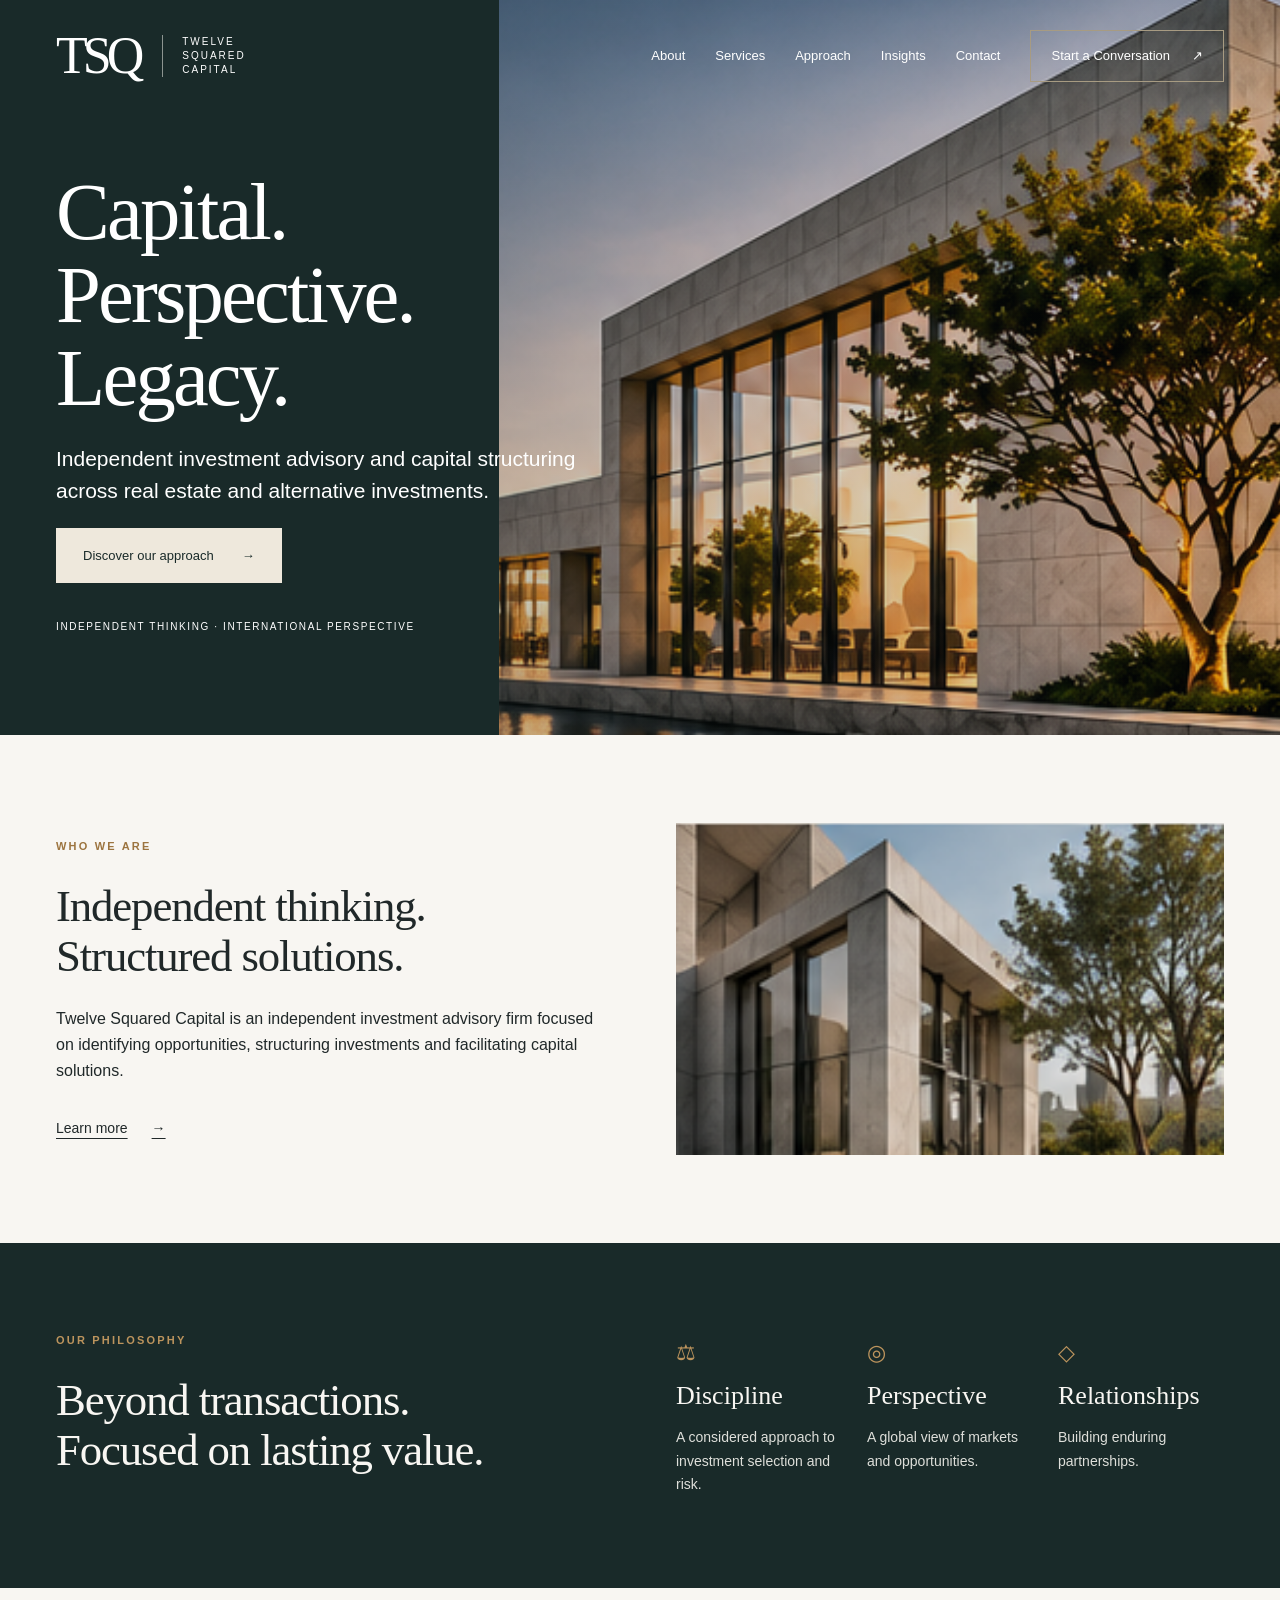
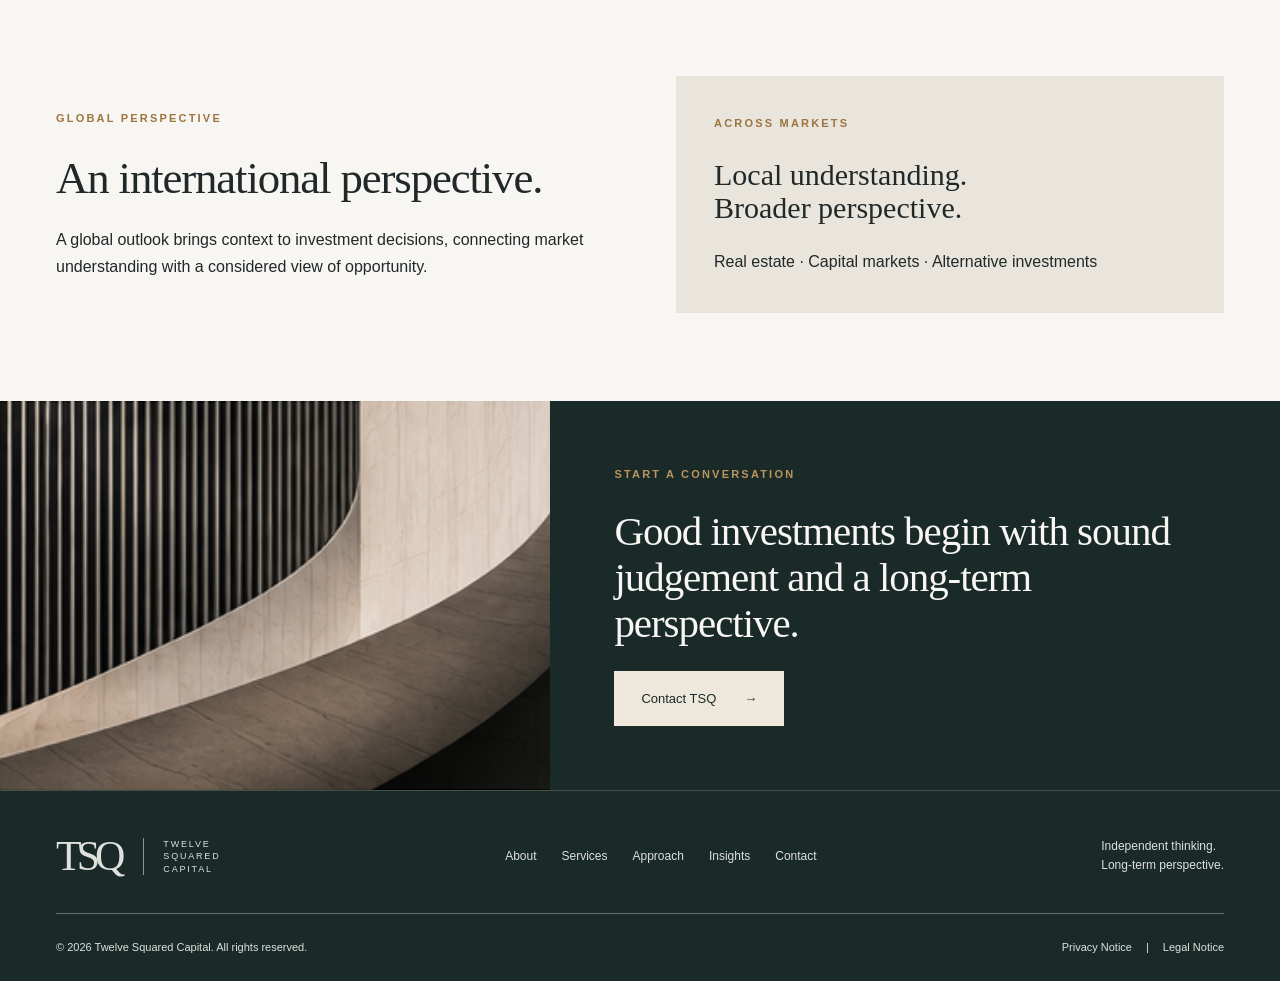
<file: index.html>
<!doctype html>
<html lang="en"><head><meta charset="utf-8"><meta name="viewport" content="width=device-width,initial-scale=1"><meta name="description" content="Independent investment advisory and capital structuring across real estate and alternative investments."><meta name="theme-color" content="#192a29"><title>TSQ Capital | Capital. Perspective. Legacy.</title><link rel="icon" href="assets/favicon.svg" type="image/svg+xml"><link rel="stylesheet" href="styles.css"><script src="script.js" defer></script></head><body><a class="skip" href="#main">Skip to content</a><header class="site-header"><div class="container header-inner"><a class="brand" href="index.html" aria-label="TSQ Capital home"><span class="wordmark">TSQ</span><span class="brand-name">TWELVE<br>SQUARED<br>CAPITAL</span></a><button class="menu-toggle" aria-expanded="false" aria-controls="main-nav">Menu <span aria-hidden="true">☰</span></button><nav id="main-nav" aria-label="Main navigation"><a href="about.html">About</a><a href="services.html">Services</a><a href="approach.html">Approach</a><a href="insights.html">Insights</a><a href="contact.html">Contact</a><a class="nav-cta" href="contact.html#enquiry">Start a Conversation <span aria-hidden="true">↗</span></a></nav></div></header><main id="main"><section class="hero hero-home"><div class="hero-image" style="background-image:url(assets/hero.png)"></div><div class="container hero-content"><h1>Capital.<br>Perspective.<br>Legacy.</h1><p>Independent investment advisory and capital structuring across real estate and alternative investments.</p><a class="button" href="approach.html">Discover our approach<span aria-hidden="true">→</span></a><p class="hero-caption">Independent thinking · International perspective</p></div></section><section class="section "><div class="container split"> <div><p class="eyebrow">Who we are</p><h2>Independent thinking.<br>Structured solutions.</h2><p>Twelve Squared Capital is an independent investment advisory firm focused on identifying opportunities, structuring investments and facilitating capital solutions.</p><a class="text-link" href="about.html">Learn more <span>→</span></a></div><div><img class="" src="assets/building.png" alt="Contemporary stone architecture framed by trees" loading="lazy"></div></div></section><section class="section dark"><div class="container split"> <div><p class="eyebrow">Our philosophy</p><h2>Beyond transactions.<br>Focused on lasting value.</h2><p></p></div><div><div class="principles"><div><span class="symbol">⚖︎</span><h3>Discipline</h3><p>A considered approach to investment selection and risk.</p></div><div><span class="symbol">◎</span><h3>Perspective</h3><p>A global view of markets and opportunities.</p></div><div><span class="symbol">◇</span><h3>Relationships</h3><p>Building enduring partnerships.</p></div></div></div></div></section><section class="section "><div class="container split"> <div><p class="eyebrow">Global perspective</p><h2>An international perspective.</h2><p>A global outlook brings context to investment decisions, connecting market understanding with a considered view of opportunity.</p></div><div><div class="panel"><p class="eyebrow">Across markets</p><h3>Local understanding.<br>Broader perspective.</h3><p>Real estate · Capital markets · Alternative investments</p></div></div></div></section><section class="closing"><img class="" src="assets/curve.png" alt="" loading="lazy"><div><p class="eyebrow">Start a conversation</p><h2>Good investments begin with sound judgement and a long-term perspective.</h2><a class="button" href="contact.html#enquiry">Contact TSQ<span aria-hidden="true">→</span></a></div></section></main><footer><div class="container"><div class="footer-top"><a class="brand" href="index.html" aria-label="TSQ Capital home"><span class="wordmark">TSQ</span><span class="brand-name">TWELVE<br>SQUARED<br>CAPITAL</span></a><nav aria-label="Footer navigation"><a href="about.html">About</a><a href="services.html">Services</a><a href="approach.html">Approach</a><a href="insights.html">Insights</a><a href="contact.html">Contact</a></nav><p>Independent thinking.<br>Long-term perspective.</p></div><div class="footer-bottom"><p>© <span data-year>2026</span> Twelve Squared Capital. All rights reserved.</p><div><a href="privacy.html">Privacy Notice</a><span aria-hidden="true">|</span><a href="legal.html">Legal Notice</a></div></div></div></footer></body></html>
</file>
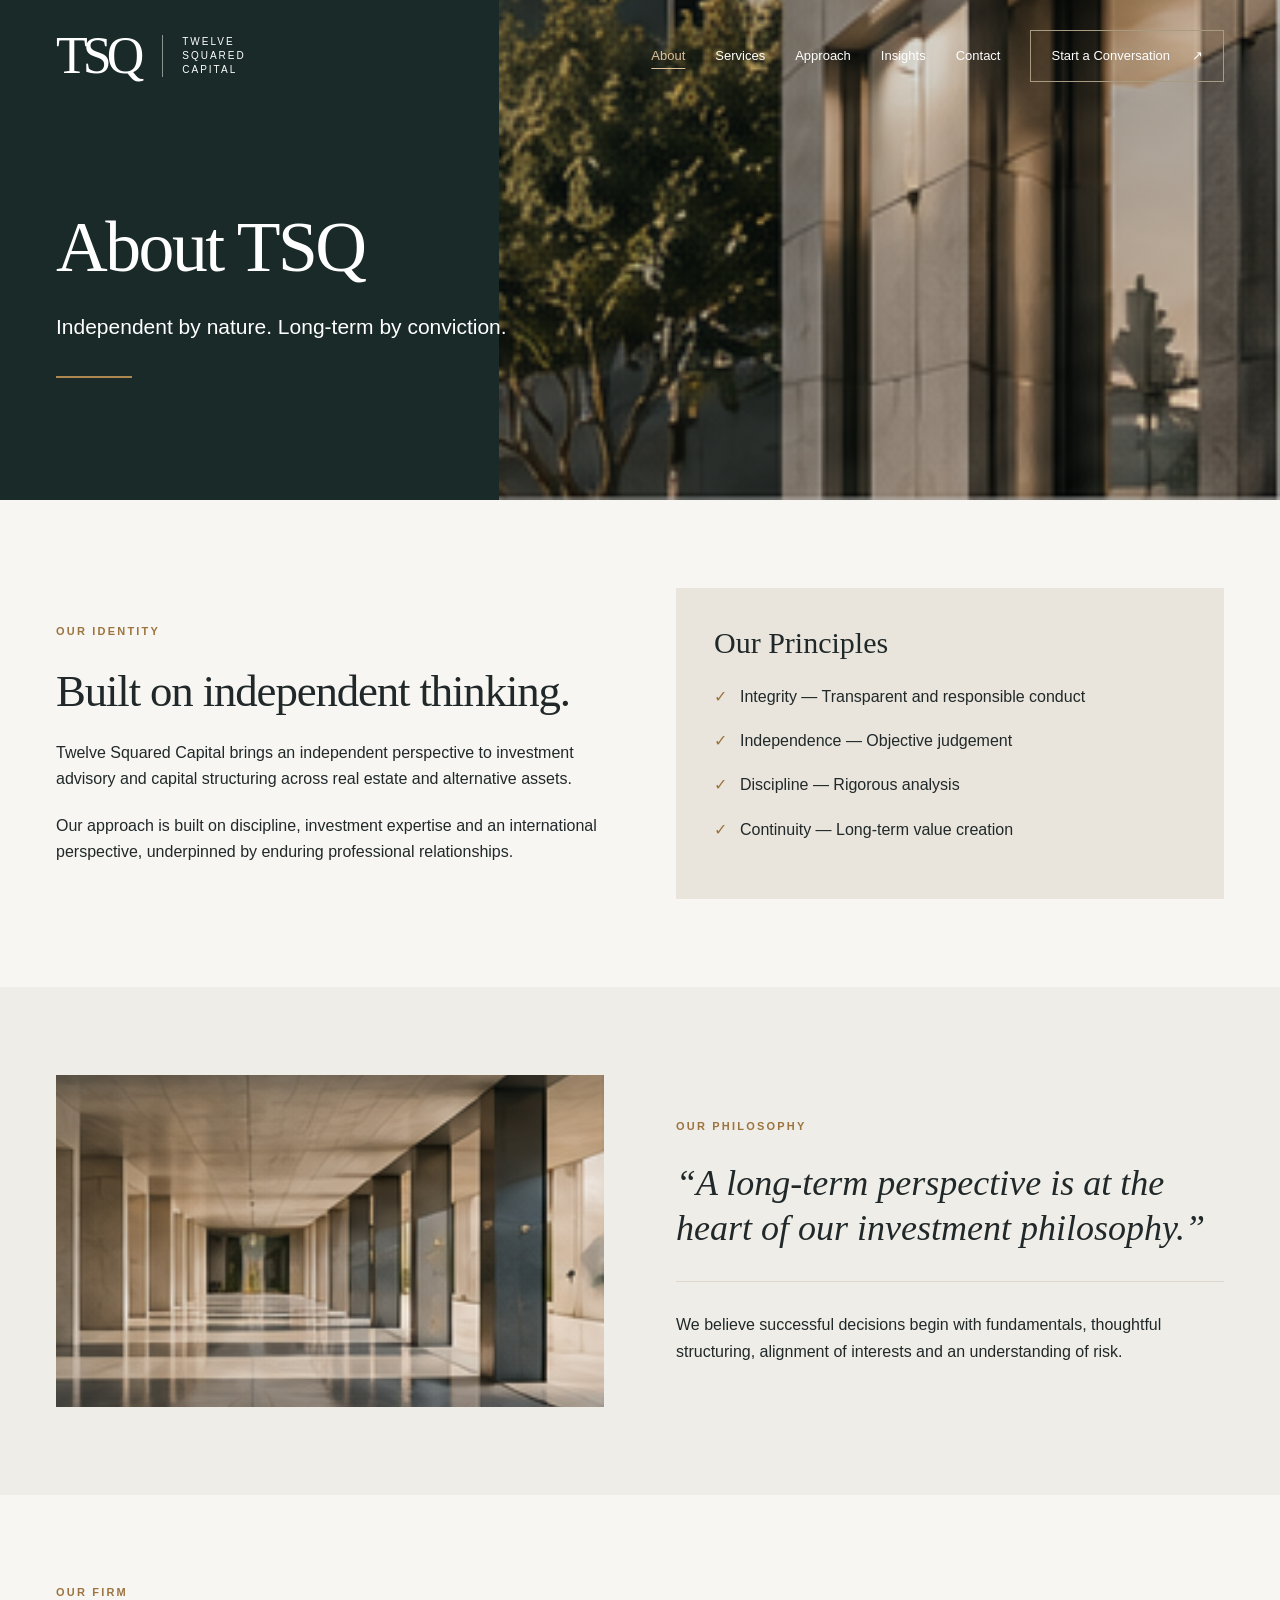
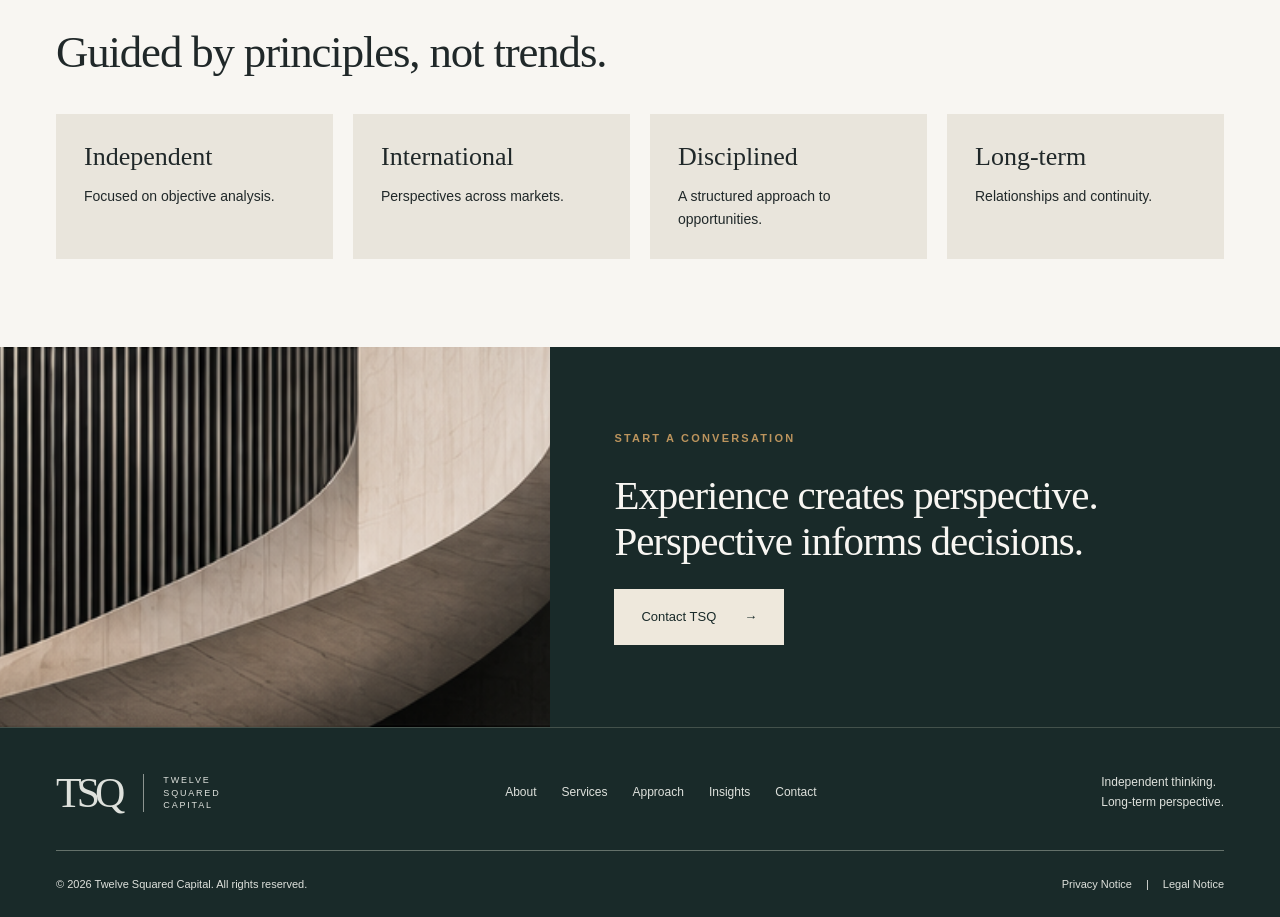
<file: about.html>
<!doctype html>
<html lang="en"><head><meta charset="utf-8"><meta name="viewport" content="width=device-width,initial-scale=1"><meta name="description" content="Independent by nature. Long-term by conviction."><meta name="theme-color" content="#192a29"><title>About TSQ | TSQ Capital</title><link rel="icon" href="assets/favicon.svg" type="image/svg+xml"><link rel="stylesheet" href="styles.css"><script src="script.js" defer></script></head><body><a class="skip" href="#main">Skip to content</a><header class="site-header"><div class="container header-inner"><a class="brand" href="index.html" aria-label="TSQ Capital home"><span class="wordmark">TSQ</span><span class="brand-name">TWELVE<br>SQUARED<br>CAPITAL</span></a><button class="menu-toggle" aria-expanded="false" aria-controls="main-nav">Menu <span aria-hidden="true">☰</span></button><nav id="main-nav" aria-label="Main navigation"><a href="about.html" aria-current="page">About</a><a href="services.html">Services</a><a href="approach.html">Approach</a><a href="insights.html">Insights</a><a href="contact.html">Contact</a><a class="nav-cta" href="contact.html#enquiry">Start a Conversation <span aria-hidden="true">↗</span></a></nav></div></header><main id="main"><section class="hero "><div class="hero-image" style="background-image:url(assets/about.png)"></div><div class="container hero-content"><h1>About TSQ</h1><p>Independent by nature. Long-term by conviction.</p><span class="bronze-rule"></span></div></section><section class="section "><div class="container split"> <div><p class="eyebrow">Our identity</p><h2>Built on independent thinking.</h2><p>Twelve Squared Capital brings an independent perspective to investment advisory and capital structuring across real estate and alternative assets.</p><p>Our approach is built on discipline, investment expertise and an international perspective, underpinned by enduring professional relationships.</p></div><div><div class="panel"><h3>Our Principles</h3><ul class="checks"><li>Integrity — Transparent and responsible conduct</li><li>Independence — Objective judgement</li><li>Discipline — Rigorous analysis</li><li>Continuity — Long-term value creation</li></ul></div></div></div></section><section class="section muted"><div class="container split"> <div><img class="" src="assets/corridor.png" alt="A quiet architectural colonnade" loading="lazy"></div><div><p class="eyebrow">Our philosophy</p><blockquote>“A long-term perspective is at the heart of our investment philosophy.”</blockquote><hr><p>We believe successful decisions begin with fundamentals, thoughtful structuring, alignment of interests and an understanding of risk.</p></div></div></section><section class="section container"><p class="eyebrow">Our firm</p><h2>Guided by principles, not trends.</h2><p></p><div class="tiles"><div><h3>Independent</h3><p>Focused on objective analysis.</p></div><div><h3>International</h3><p>Perspectives across markets.</p></div><div><h3>Disciplined</h3><p>A structured approach to opportunities.</p></div><div><h3>Long-term</h3><p>Relationships and continuity.</p></div></div></section><section class="closing"><img class="" src="assets/curve.png" alt="" loading="lazy"><div><p class="eyebrow">Start a conversation</p><h2>Experience creates perspective. Perspective informs decisions.</h2><a class="button" href="contact.html#enquiry">Contact TSQ<span aria-hidden="true">→</span></a></div></section></main><footer><div class="container"><div class="footer-top"><a class="brand" href="index.html" aria-label="TSQ Capital home"><span class="wordmark">TSQ</span><span class="brand-name">TWELVE<br>SQUARED<br>CAPITAL</span></a><nav aria-label="Footer navigation"><a href="about.html">About</a><a href="services.html">Services</a><a href="approach.html">Approach</a><a href="insights.html">Insights</a><a href="contact.html">Contact</a></nav><p>Independent thinking.<br>Long-term perspective.</p></div><div class="footer-bottom"><p>© <span data-year>2026</span> Twelve Squared Capital. All rights reserved.</p><div><a href="privacy.html">Privacy Notice</a><span aria-hidden="true">|</span><a href="legal.html">Legal Notice</a></div></div></div></footer></body></html>
</file>
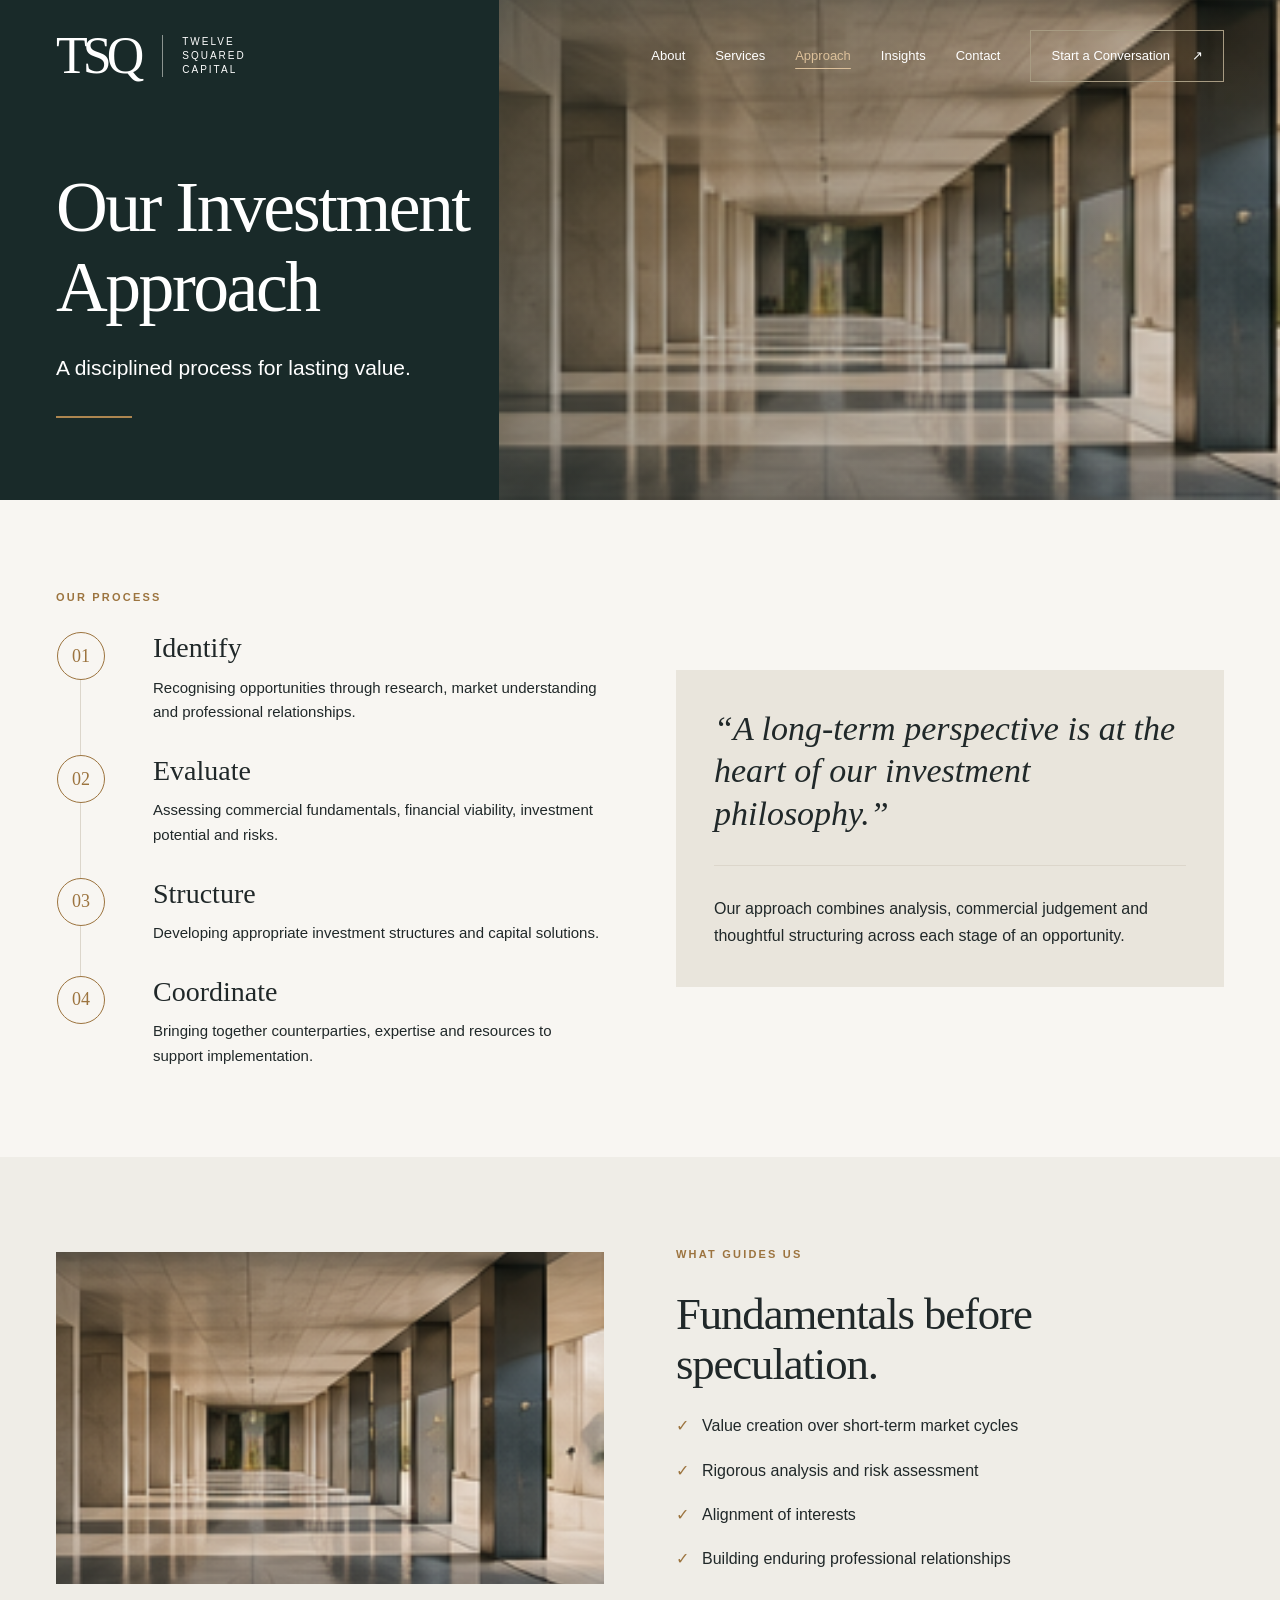
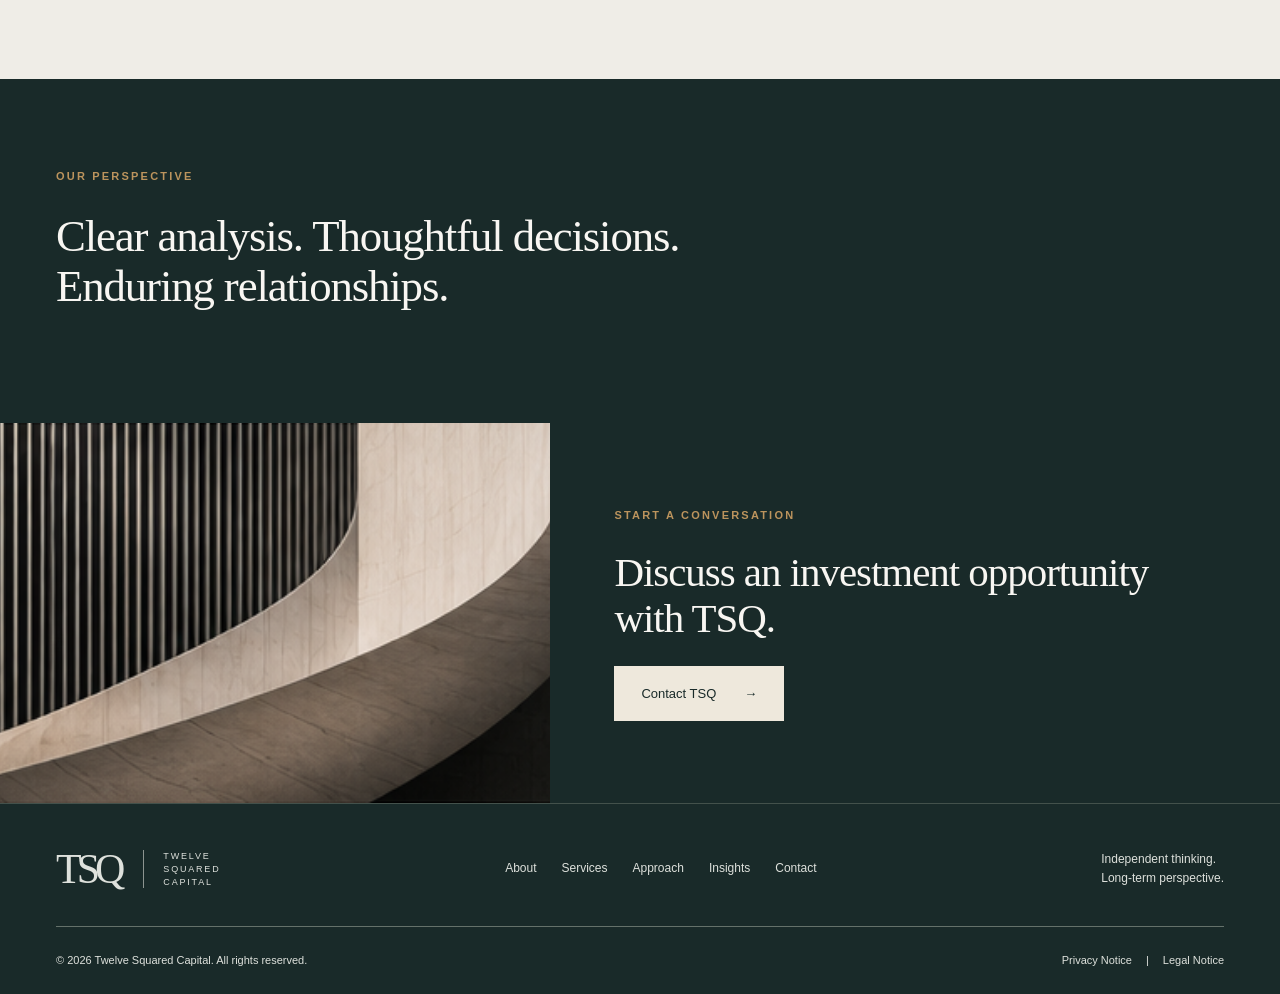
<file: approach.html>
<!doctype html>
<html lang="en"><head><meta charset="utf-8"><meta name="viewport" content="width=device-width,initial-scale=1"><meta name="description" content="A disciplined process for lasting value."><meta name="theme-color" content="#192a29"><title>Our Investment Approach | TSQ Capital</title><link rel="icon" href="assets/favicon.svg" type="image/svg+xml"><link rel="stylesheet" href="styles.css"><script src="script.js" defer></script></head><body><a class="skip" href="#main">Skip to content</a><header class="site-header"><div class="container header-inner"><a class="brand" href="index.html" aria-label="TSQ Capital home"><span class="wordmark">TSQ</span><span class="brand-name">TWELVE<br>SQUARED<br>CAPITAL</span></a><button class="menu-toggle" aria-expanded="false" aria-controls="main-nav">Menu <span aria-hidden="true">☰</span></button><nav id="main-nav" aria-label="Main navigation"><a href="about.html">About</a><a href="services.html">Services</a><a href="approach.html" aria-current="page">Approach</a><a href="insights.html">Insights</a><a href="contact.html">Contact</a><a class="nav-cta" href="contact.html#enquiry">Start a Conversation <span aria-hidden="true">↗</span></a></nav></div></header><main id="main"><section class="hero "><div class="hero-image" style="background-image:url(assets/approach.png)"></div><div class="container hero-content"><h1>Our Investment Approach</h1><p>A disciplined process for lasting value.</p><span class="bronze-rule"></span></div></section><section class="section "><div class="container split"> <div><p class="eyebrow">Our process</p><ol class="timeline"><li><h3>Identify</h3><p>Recognising opportunities through research, market understanding and professional relationships.</p></li><li><h3>Evaluate</h3><p>Assessing commercial fundamentals, financial viability, investment potential and risks.</p></li><li><h3>Structure</h3><p>Developing appropriate investment structures and capital solutions.</p></li><li><h3>Coordinate</h3><p>Bringing together counterparties, expertise and resources to support implementation.</p></li></ol></div><div><div class="panel"><blockquote>“A long-term perspective is at the heart of our investment philosophy.”</blockquote><hr><p>Our approach combines analysis, commercial judgement and thoughtful structuring across each stage of an opportunity.</p></div></div></div></section><section class="section muted"><div class="container split"> <div><img class="" src="assets/corridor.png" alt="Architectural columns extending into the distance" loading="lazy"></div><div><p class="eyebrow">What guides us</p><h2>Fundamentals before speculation.</h2><p></p><ul class="checks"><li>Value creation over short-term market cycles</li><li>Rigorous analysis and risk assessment</li><li>Alignment of interests</li><li>Building enduring professional relationships</li></ul></div></div></section><section class="section dark"><div class="container"><p class="eyebrow">Our perspective</p><h2>Clear analysis. Thoughtful decisions.<br>Enduring relationships.</h2><p></p></div></section><section class="closing"><img class="" src="assets/curve.png" alt="" loading="lazy"><div><p class="eyebrow">Start a conversation</p><h2>Discuss an investment opportunity with TSQ.</h2><a class="button" href="contact.html#enquiry">Contact TSQ<span aria-hidden="true">→</span></a></div></section></main><footer><div class="container"><div class="footer-top"><a class="brand" href="index.html" aria-label="TSQ Capital home"><span class="wordmark">TSQ</span><span class="brand-name">TWELVE<br>SQUARED<br>CAPITAL</span></a><nav aria-label="Footer navigation"><a href="about.html">About</a><a href="services.html">Services</a><a href="approach.html">Approach</a><a href="insights.html">Insights</a><a href="contact.html">Contact</a></nav><p>Independent thinking.<br>Long-term perspective.</p></div><div class="footer-bottom"><p>© <span data-year>2026</span> Twelve Squared Capital. All rights reserved.</p><div><a href="privacy.html">Privacy Notice</a><span aria-hidden="true">|</span><a href="legal.html">Legal Notice</a></div></div></div></footer></body></html>
</file>
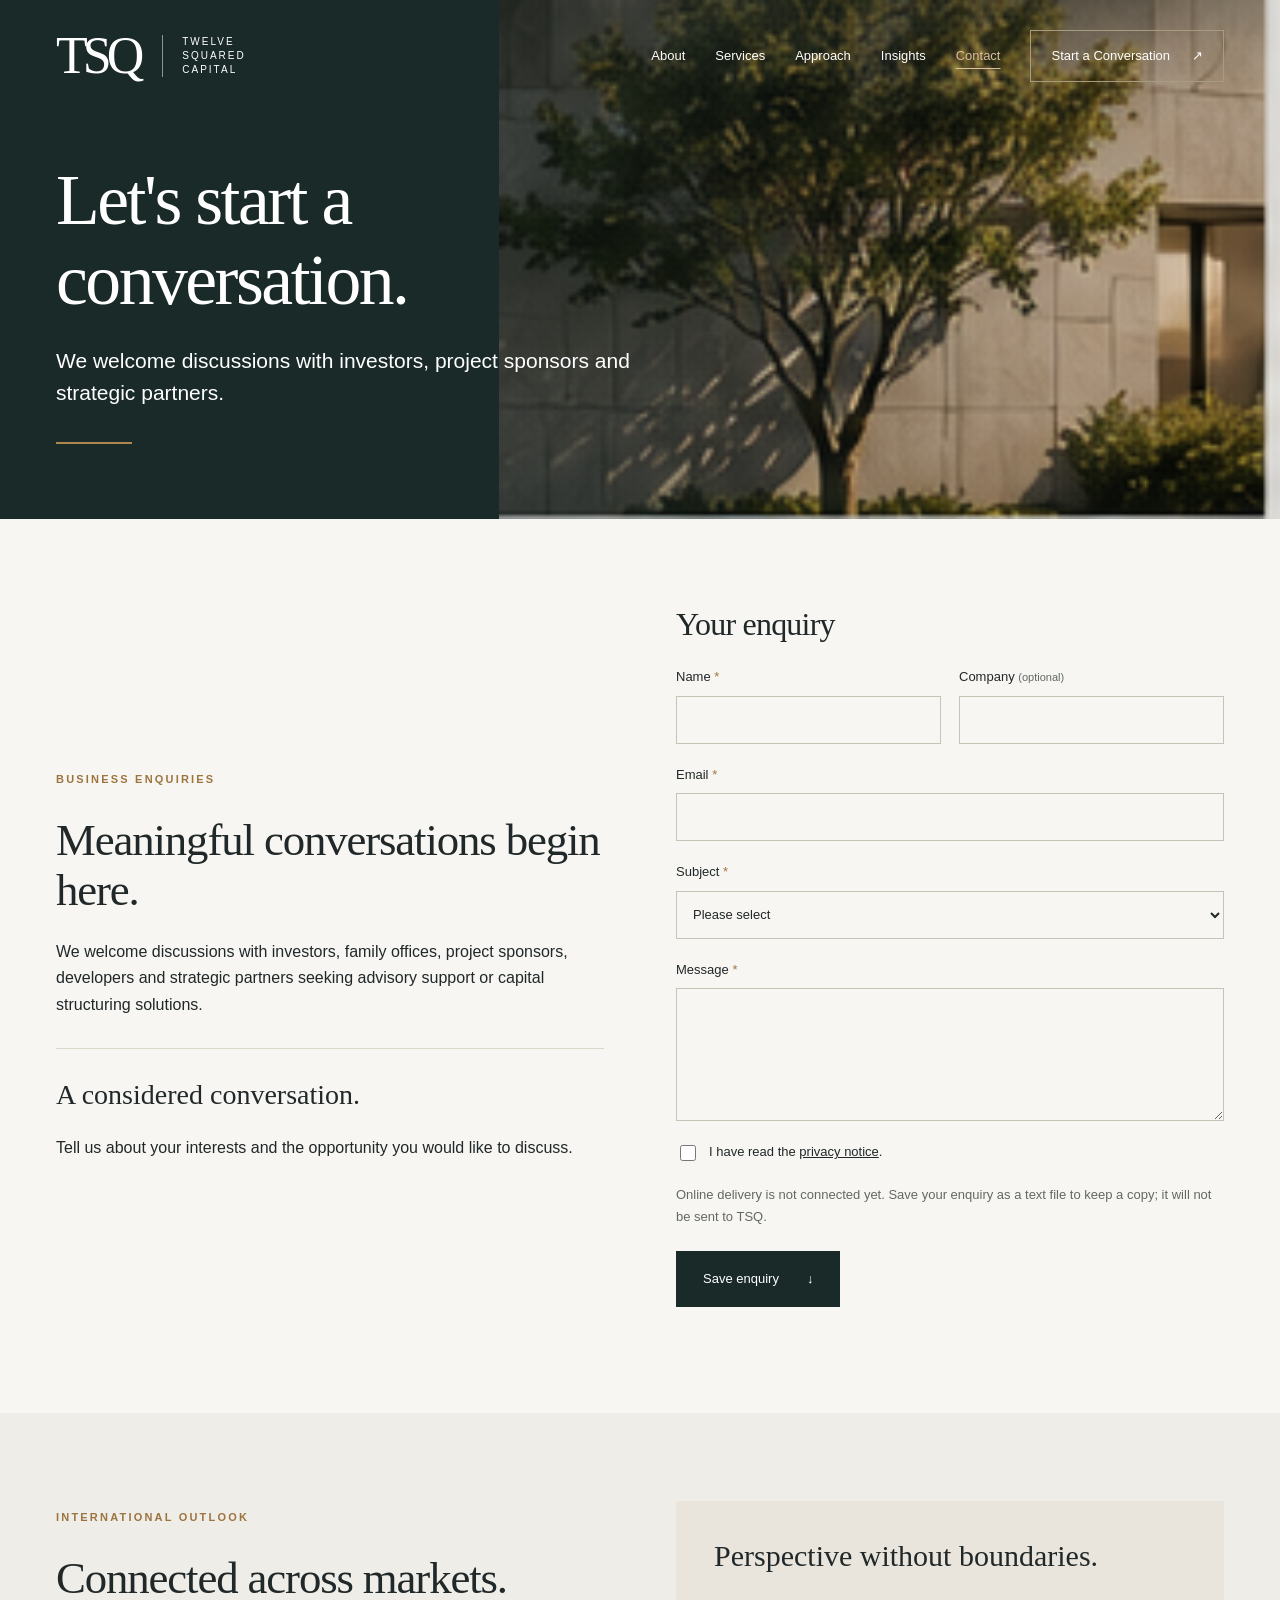
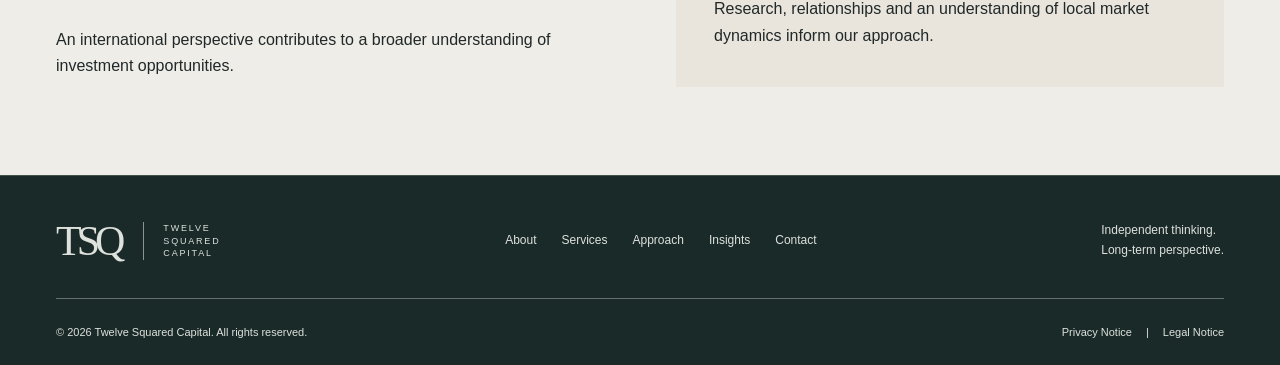
<file: contact.html>
<!doctype html>
<html lang="en"><head><meta charset="utf-8"><meta name="viewport" content="width=device-width,initial-scale=1"><meta name="description" content="We welcome discussions with investors, project sponsors and strategic partners."><meta name="theme-color" content="#192a29"><title>Let's start a conversation. | TSQ Capital</title><link rel="icon" href="assets/favicon.svg" type="image/svg+xml"><link rel="stylesheet" href="styles.css"><script src="script.js" defer></script></head><body><a class="skip" href="#main">Skip to content</a><header class="site-header"><div class="container header-inner"><a class="brand" href="index.html" aria-label="TSQ Capital home"><span class="wordmark">TSQ</span><span class="brand-name">TWELVE<br>SQUARED<br>CAPITAL</span></a><button class="menu-toggle" aria-expanded="false" aria-controls="main-nav">Menu <span aria-hidden="true">☰</span></button><nav id="main-nav" aria-label="Main navigation"><a href="about.html">About</a><a href="services.html">Services</a><a href="approach.html">Approach</a><a href="insights.html">Insights</a><a href="contact.html" aria-current="page">Contact</a><a class="nav-cta" href="contact.html#enquiry">Start a Conversation <span aria-hidden="true">↗</span></a></nav></div></header><main id="main"><section class="hero "><div class="hero-image" style="background-image:url(assets/contact.png)"></div><div class="container hero-content"><h1>Let's start a conversation.</h1><p>We welcome discussions with investors, project sponsors and strategic partners.</p><span class="bronze-rule"></span></div></section><section class="section "><div class="container split"> <div><p class="eyebrow">Business enquiries</p><h2>Meaningful conversations begin here.</h2><p>We welcome discussions with investors, family offices, project sponsors, developers and strategic partners seeking advisory support or capital structuring solutions.</p><hr><h3>A considered conversation.</h3><p>Tell us about your interests and the opportunity you would like to discuss.</p></div><div><form id="enquiry"><h2 class="form-heading">Your enquiry</h2><div class="form-grid"><label>Name <span>*</span><input name="name" autocomplete="name" required maxlength="120"></label><label>Company <span class="optional">(optional)</span><input name="company" autocomplete="organization" maxlength="160"></label></div><label>Email <span>*</span><input type="email" name="email" autocomplete="email" required maxlength="254"></label><label>Subject <span>*</span><select name="subject" required><option value="">Please select</option><option>General enquiry</option><option>Real Estate Advisory</option><option>Capital Structuring</option><option>Alternative Investments</option><option>Digital Assets</option><option>Real Estate Outlook</option><option>Private Credit</option></select></label><label>Message <span>*</span><textarea name="message" rows="5" required maxlength="6000"></textarea></label><label class="consent"><input type="checkbox" required> <span>I have read the <a href="privacy.html">privacy notice</a>.</span></label><p class="form-note">Online delivery is not connected yet. Save your enquiry as a text file to keep a copy; it will not be sent to TSQ.</p><button class="button solid" type="submit">Save enquiry <span aria-hidden="true">↓</span></button><p id="form-status" role="status" tabindex="-1"></p></form></div></div></section><section class="section muted"><div class="container split"> <div><p class="eyebrow">International outlook</p><h2>Connected across markets.</h2><p>An international perspective contributes to a broader understanding of investment opportunities.</p></div><div><div class="panel"><h3>Perspective without boundaries.</h3><p>Research, relationships and an understanding of local market dynamics inform our approach.</p></div></div></div></section></main><footer><div class="container"><div class="footer-top"><a class="brand" href="index.html" aria-label="TSQ Capital home"><span class="wordmark">TSQ</span><span class="brand-name">TWELVE<br>SQUARED<br>CAPITAL</span></a><nav aria-label="Footer navigation"><a href="about.html">About</a><a href="services.html">Services</a><a href="approach.html">Approach</a><a href="insights.html">Insights</a><a href="contact.html">Contact</a></nav><p>Independent thinking.<br>Long-term perspective.</p></div><div class="footer-bottom"><p>© <span data-year>2026</span> Twelve Squared Capital. All rights reserved.</p><div><a href="privacy.html">Privacy Notice</a><span aria-hidden="true">|</span><a href="legal.html">Legal Notice</a></div></div></div></footer></body></html>
</file>
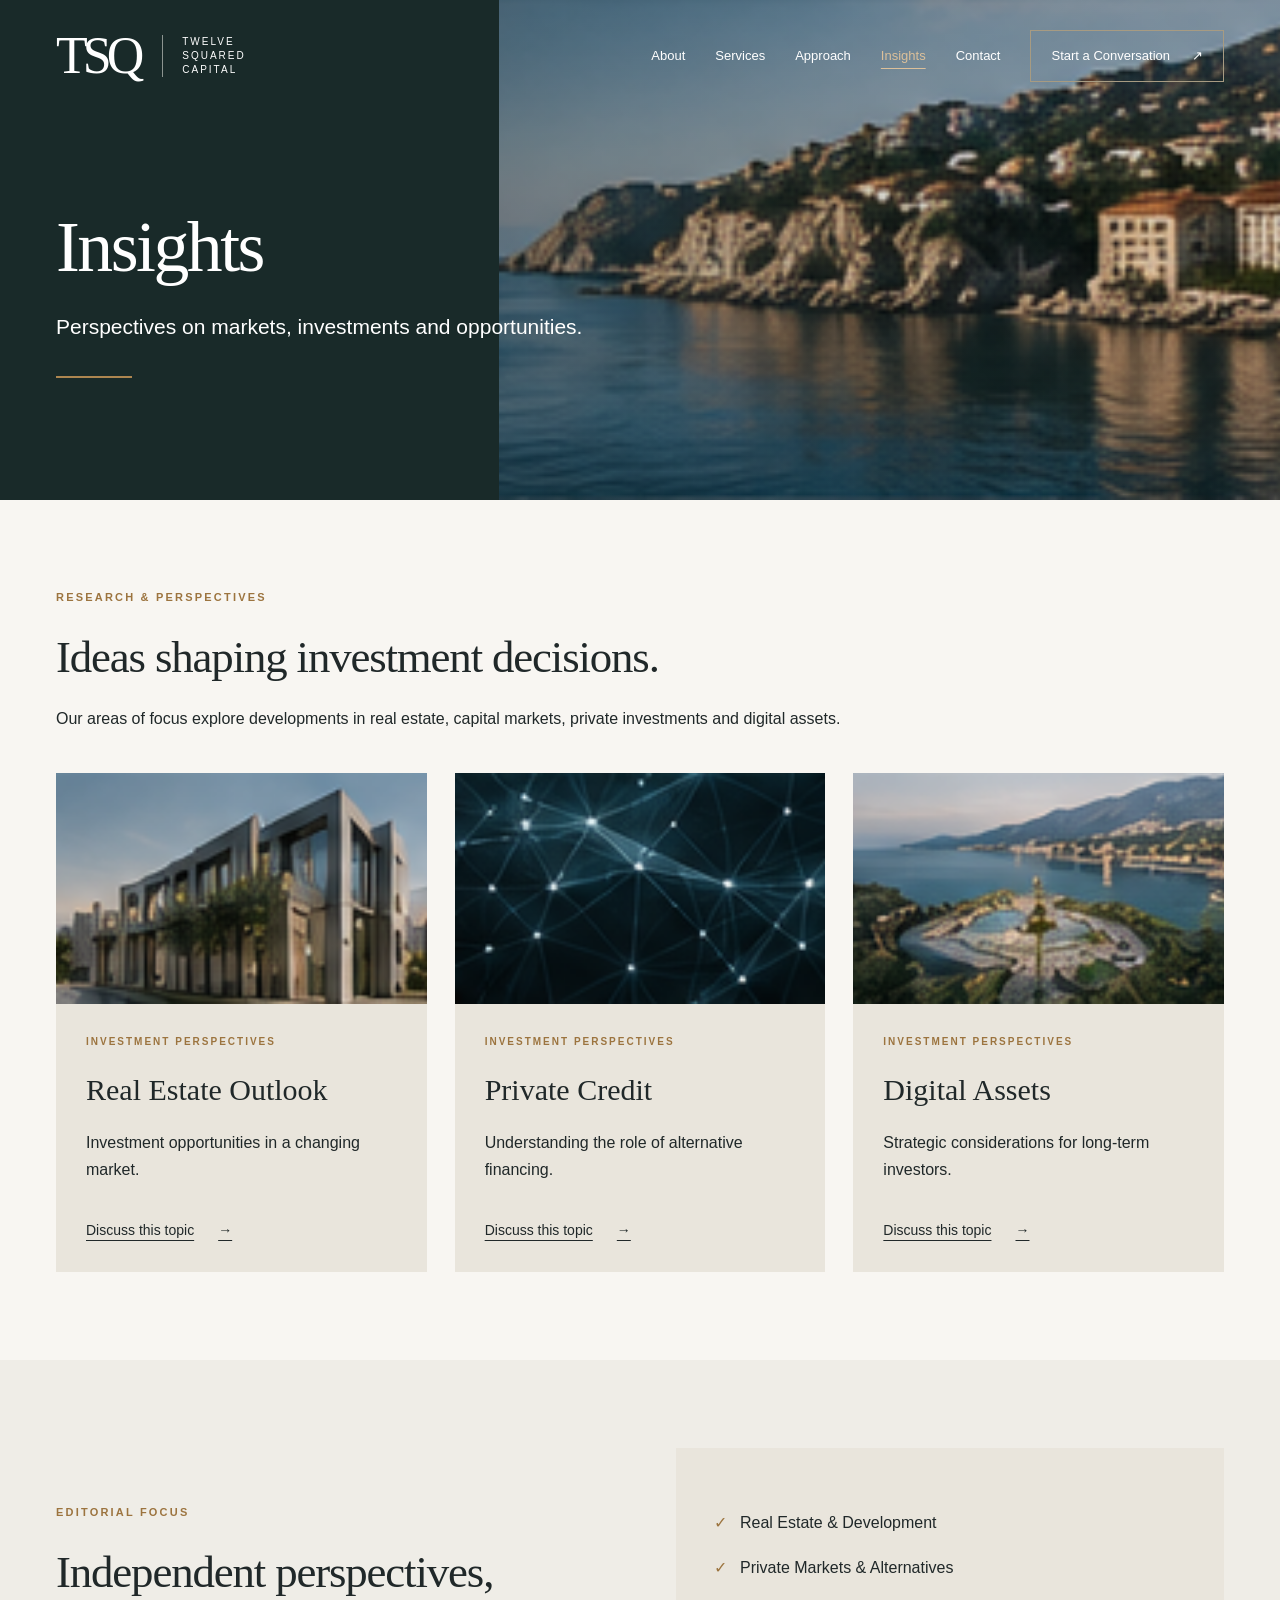
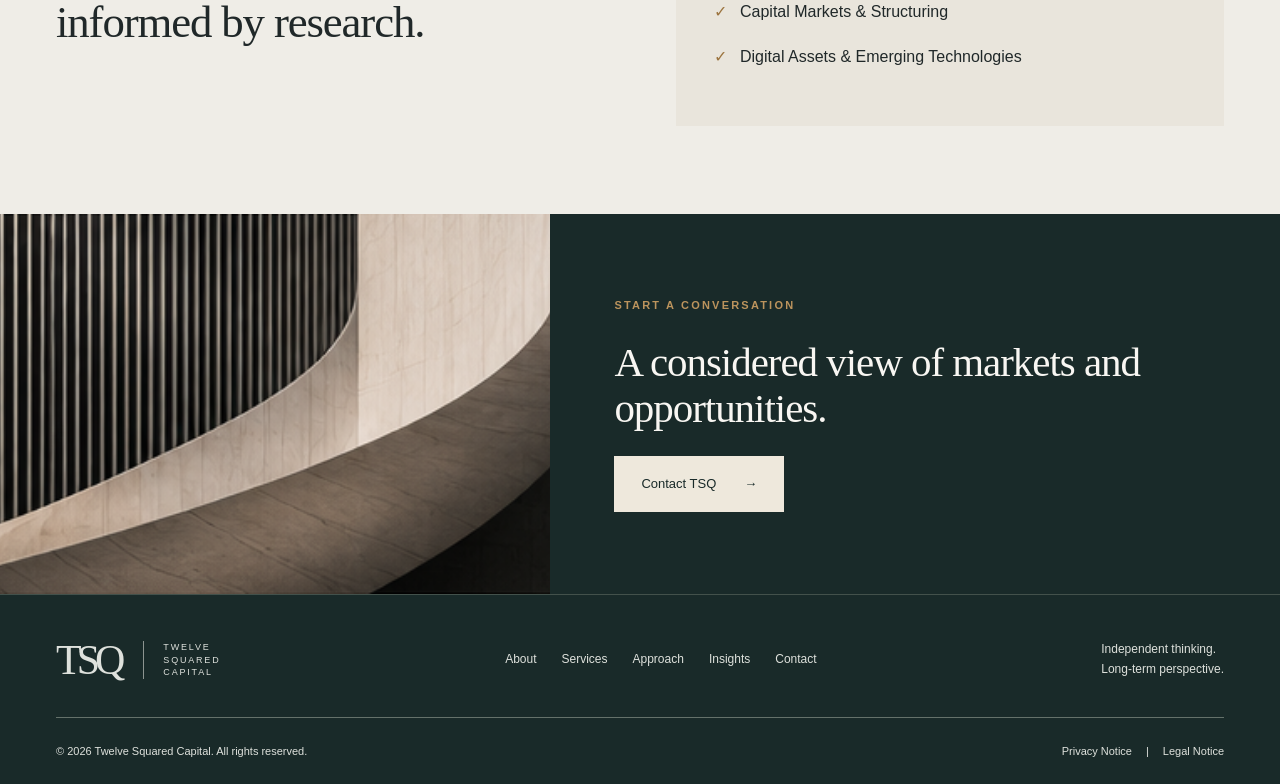
<file: insights.html>
<!doctype html>
<html lang="en"><head><meta charset="utf-8"><meta name="viewport" content="width=device-width,initial-scale=1"><meta name="description" content="Perspectives on markets, investments and opportunities."><meta name="theme-color" content="#192a29"><title>Insights | TSQ Capital</title><link rel="icon" href="assets/favicon.svg" type="image/svg+xml"><link rel="stylesheet" href="styles.css"><script src="script.js" defer></script></head><body><a class="skip" href="#main">Skip to content</a><header class="site-header"><div class="container header-inner"><a class="brand" href="index.html" aria-label="TSQ Capital home"><span class="wordmark">TSQ</span><span class="brand-name">TWELVE<br>SQUARED<br>CAPITAL</span></a><button class="menu-toggle" aria-expanded="false" aria-controls="main-nav">Menu <span aria-hidden="true">☰</span></button><nav id="main-nav" aria-label="Main navigation"><a href="about.html">About</a><a href="services.html">Services</a><a href="approach.html">Approach</a><a href="insights.html" aria-current="page">Insights</a><a href="contact.html">Contact</a><a class="nav-cta" href="contact.html#enquiry">Start a Conversation <span aria-hidden="true">↗</span></a></nav></div></header><main id="main"><section class="hero "><div class="hero-image" style="background-image:url(assets/insights.png)"></div><div class="container hero-content"><h1>Insights</h1><p>Perspectives on markets, investments and opportunities.</p><span class="bronze-rule"></span></div></section><section class="section container"><p class="eyebrow">Research & perspectives</p><h2>Ideas shaping investment decisions.</h2><p>Our areas of focus explore developments in real estate, capital markets, private investments and digital assets.</p><div class="cards"><article><img class="" src="assets/insight1.png" alt="" loading="lazy"><div><p class="eyebrow">Investment perspectives</p><h3>Real Estate Outlook</h3><p>Investment opportunities in a changing market.</p><a class="text-link" href="contact.html?subject=Real Estate Outlook#enquiry">Discuss this topic <span>→</span></a></div></article><article><img class="" src="assets/insight2.png" alt="" loading="lazy"><div><p class="eyebrow">Investment perspectives</p><h3>Private Credit</h3><p>Understanding the role of alternative financing.</p><a class="text-link" href="contact.html?subject=Private Credit#enquiry">Discuss this topic <span>→</span></a></div></article><article><img class="" src="assets/insight3.png" alt="" loading="lazy"><div><p class="eyebrow">Investment perspectives</p><h3>Digital Assets</h3><p>Strategic considerations for long-term investors.</p><a class="text-link" href="contact.html?subject=Digital Assets#enquiry">Discuss this topic <span>→</span></a></div></article></div></section><section class="section muted"><div class="container split"> <div><p class="eyebrow">Editorial focus</p><h2>Independent perspectives, informed by research.</h2><p></p></div><div><div class="panel"><ul class="checks"><li>Real Estate & Development</li><li>Private Markets & Alternatives</li><li>Capital Markets & Structuring</li><li>Digital Assets & Emerging Technologies</li></ul></div></div></div></section><section class="closing"><img class="" src="assets/curve.png" alt="" loading="lazy"><div><p class="eyebrow">Start a conversation</p><h2>A considered view of markets and opportunities.</h2><a class="button" href="contact.html#enquiry">Contact TSQ<span aria-hidden="true">→</span></a></div></section></main><footer><div class="container"><div class="footer-top"><a class="brand" href="index.html" aria-label="TSQ Capital home"><span class="wordmark">TSQ</span><span class="brand-name">TWELVE<br>SQUARED<br>CAPITAL</span></a><nav aria-label="Footer navigation"><a href="about.html">About</a><a href="services.html">Services</a><a href="approach.html">Approach</a><a href="insights.html">Insights</a><a href="contact.html">Contact</a></nav><p>Independent thinking.<br>Long-term perspective.</p></div><div class="footer-bottom"><p>© <span data-year>2026</span> Twelve Squared Capital. All rights reserved.</p><div><a href="privacy.html">Privacy Notice</a><span aria-hidden="true">|</span><a href="legal.html">Legal Notice</a></div></div></div></footer></body></html>
</file>
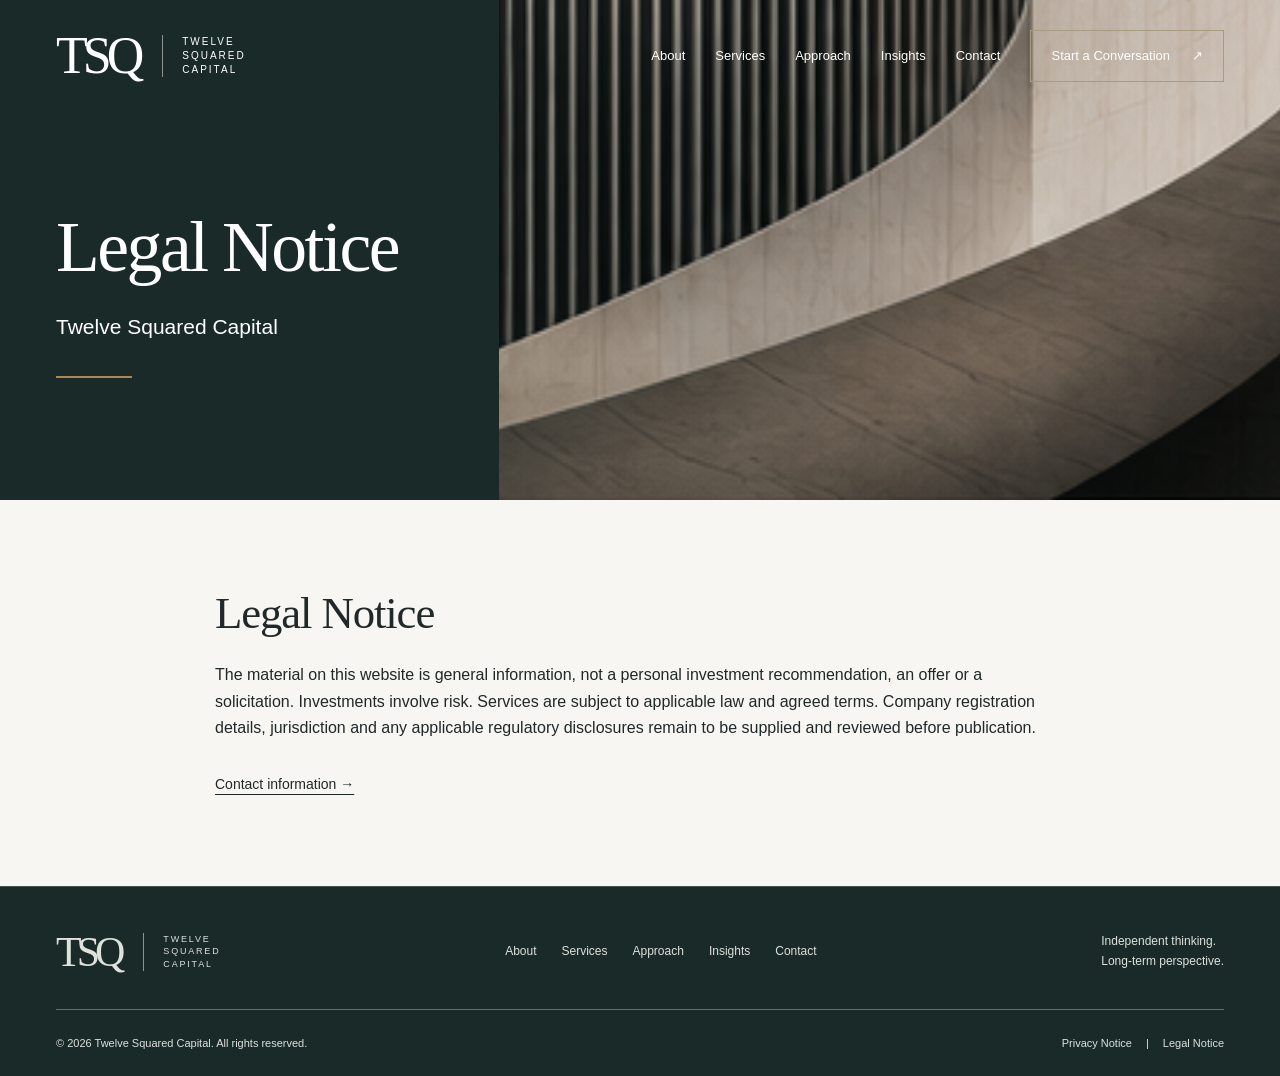
<file: legal.html>
<!doctype html>
<html lang="en"><head><meta charset="utf-8"><meta name="viewport" content="width=device-width,initial-scale=1"><meta name="description" content="Twelve Squared Capital"><meta name="theme-color" content="#192a29"><title>Legal Notice | TSQ Capital</title><link rel="icon" href="assets/favicon.svg" type="image/svg+xml"><link rel="stylesheet" href="styles.css"><script src="script.js" defer></script></head><body><a class="skip" href="#main">Skip to content</a><header class="site-header"><div class="container header-inner"><a class="brand" href="index.html" aria-label="TSQ Capital home"><span class="wordmark">TSQ</span><span class="brand-name">TWELVE<br>SQUARED<br>CAPITAL</span></a><button class="menu-toggle" aria-expanded="false" aria-controls="main-nav">Menu <span aria-hidden="true">☰</span></button><nav id="main-nav" aria-label="Main navigation"><a href="about.html">About</a><a href="services.html">Services</a><a href="approach.html">Approach</a><a href="insights.html">Insights</a><a href="contact.html">Contact</a><a class="nav-cta" href="contact.html#enquiry">Start a Conversation <span aria-hidden="true">↗</span></a></nav></div></header><main id="main"><section class="hero "><div class="hero-image" style="background-image:url(assets/curve.png)"></div><div class="container hero-content"><h1>Legal Notice</h1><p>Twelve Squared Capital</p><span class="bronze-rule"></span></div></section><section class="section container legal"><h2>Legal Notice</h2><p>The material on this website is general information, not a personal investment recommendation, an offer or a solicitation. Investments involve risk. Services are subject to applicable law and agreed terms. Company registration details, jurisdiction and any applicable regulatory disclosures remain to be supplied and reviewed before publication.</p><a class="text-link" href="contact.html">Contact information →</a></section></main><footer><div class="container"><div class="footer-top"><a class="brand" href="index.html" aria-label="TSQ Capital home"><span class="wordmark">TSQ</span><span class="brand-name">TWELVE<br>SQUARED<br>CAPITAL</span></a><nav aria-label="Footer navigation"><a href="about.html">About</a><a href="services.html">Services</a><a href="approach.html">Approach</a><a href="insights.html">Insights</a><a href="contact.html">Contact</a></nav><p>Independent thinking.<br>Long-term perspective.</p></div><div class="footer-bottom"><p>© <span data-year>2026</span> Twelve Squared Capital. All rights reserved.</p><div><a href="privacy.html">Privacy Notice</a><span aria-hidden="true">|</span><a href="legal.html">Legal Notice</a></div></div></div></footer></body></html>
</file>
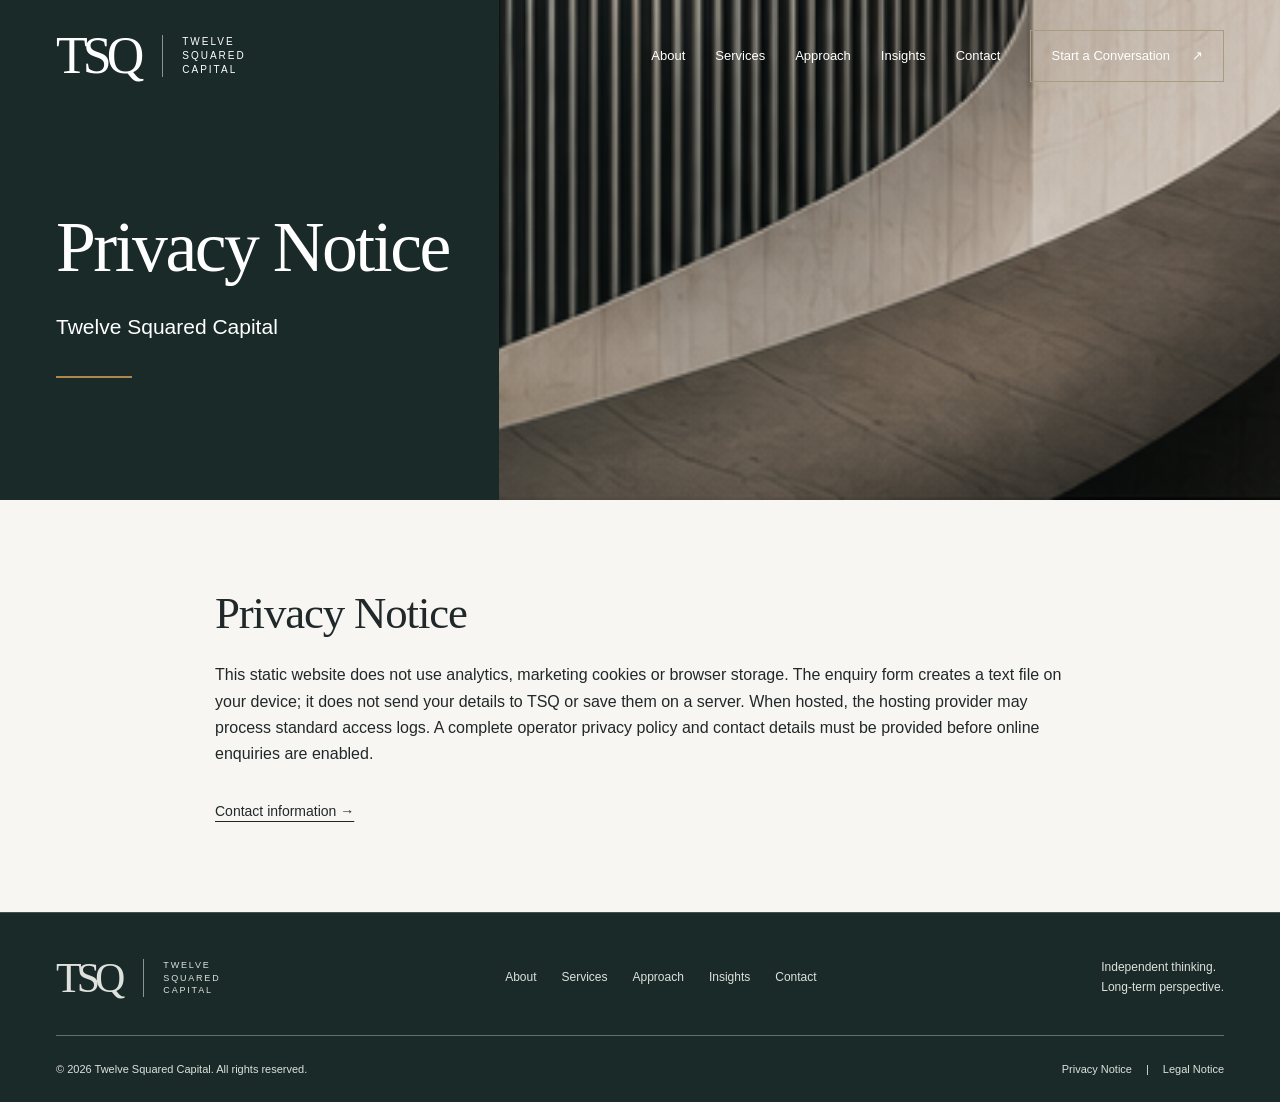
<file: privacy.html>
<!doctype html>
<html lang="en"><head><meta charset="utf-8"><meta name="viewport" content="width=device-width,initial-scale=1"><meta name="description" content="Twelve Squared Capital"><meta name="theme-color" content="#192a29"><title>Privacy Notice | TSQ Capital</title><link rel="icon" href="assets/favicon.svg" type="image/svg+xml"><link rel="stylesheet" href="styles.css"><script src="script.js" defer></script></head><body><a class="skip" href="#main">Skip to content</a><header class="site-header"><div class="container header-inner"><a class="brand" href="index.html" aria-label="TSQ Capital home"><span class="wordmark">TSQ</span><span class="brand-name">TWELVE<br>SQUARED<br>CAPITAL</span></a><button class="menu-toggle" aria-expanded="false" aria-controls="main-nav">Menu <span aria-hidden="true">☰</span></button><nav id="main-nav" aria-label="Main navigation"><a href="about.html">About</a><a href="services.html">Services</a><a href="approach.html">Approach</a><a href="insights.html">Insights</a><a href="contact.html">Contact</a><a class="nav-cta" href="contact.html#enquiry">Start a Conversation <span aria-hidden="true">↗</span></a></nav></div></header><main id="main"><section class="hero "><div class="hero-image" style="background-image:url(assets/curve.png)"></div><div class="container hero-content"><h1>Privacy Notice</h1><p>Twelve Squared Capital</p><span class="bronze-rule"></span></div></section><section class="section container legal"><h2>Privacy Notice</h2><p>This static website does not use analytics, marketing cookies or browser storage. The enquiry form creates a text file on your device; it does not send your details to TSQ or save them on a server. When hosted, the hosting provider may process standard access logs. A complete operator privacy policy and contact details must be provided before online enquiries are enabled.</p><a class="text-link" href="contact.html">Contact information →</a></section></main><footer><div class="container"><div class="footer-top"><a class="brand" href="index.html" aria-label="TSQ Capital home"><span class="wordmark">TSQ</span><span class="brand-name">TWELVE<br>SQUARED<br>CAPITAL</span></a><nav aria-label="Footer navigation"><a href="about.html">About</a><a href="services.html">Services</a><a href="approach.html">Approach</a><a href="insights.html">Insights</a><a href="contact.html">Contact</a></nav><p>Independent thinking.<br>Long-term perspective.</p></div><div class="footer-bottom"><p>© <span data-year>2026</span> Twelve Squared Capital. All rights reserved.</p><div><a href="privacy.html">Privacy Notice</a><span aria-hidden="true">|</span><a href="legal.html">Legal Notice</a></div></div></div></footer></body></html>
</file>
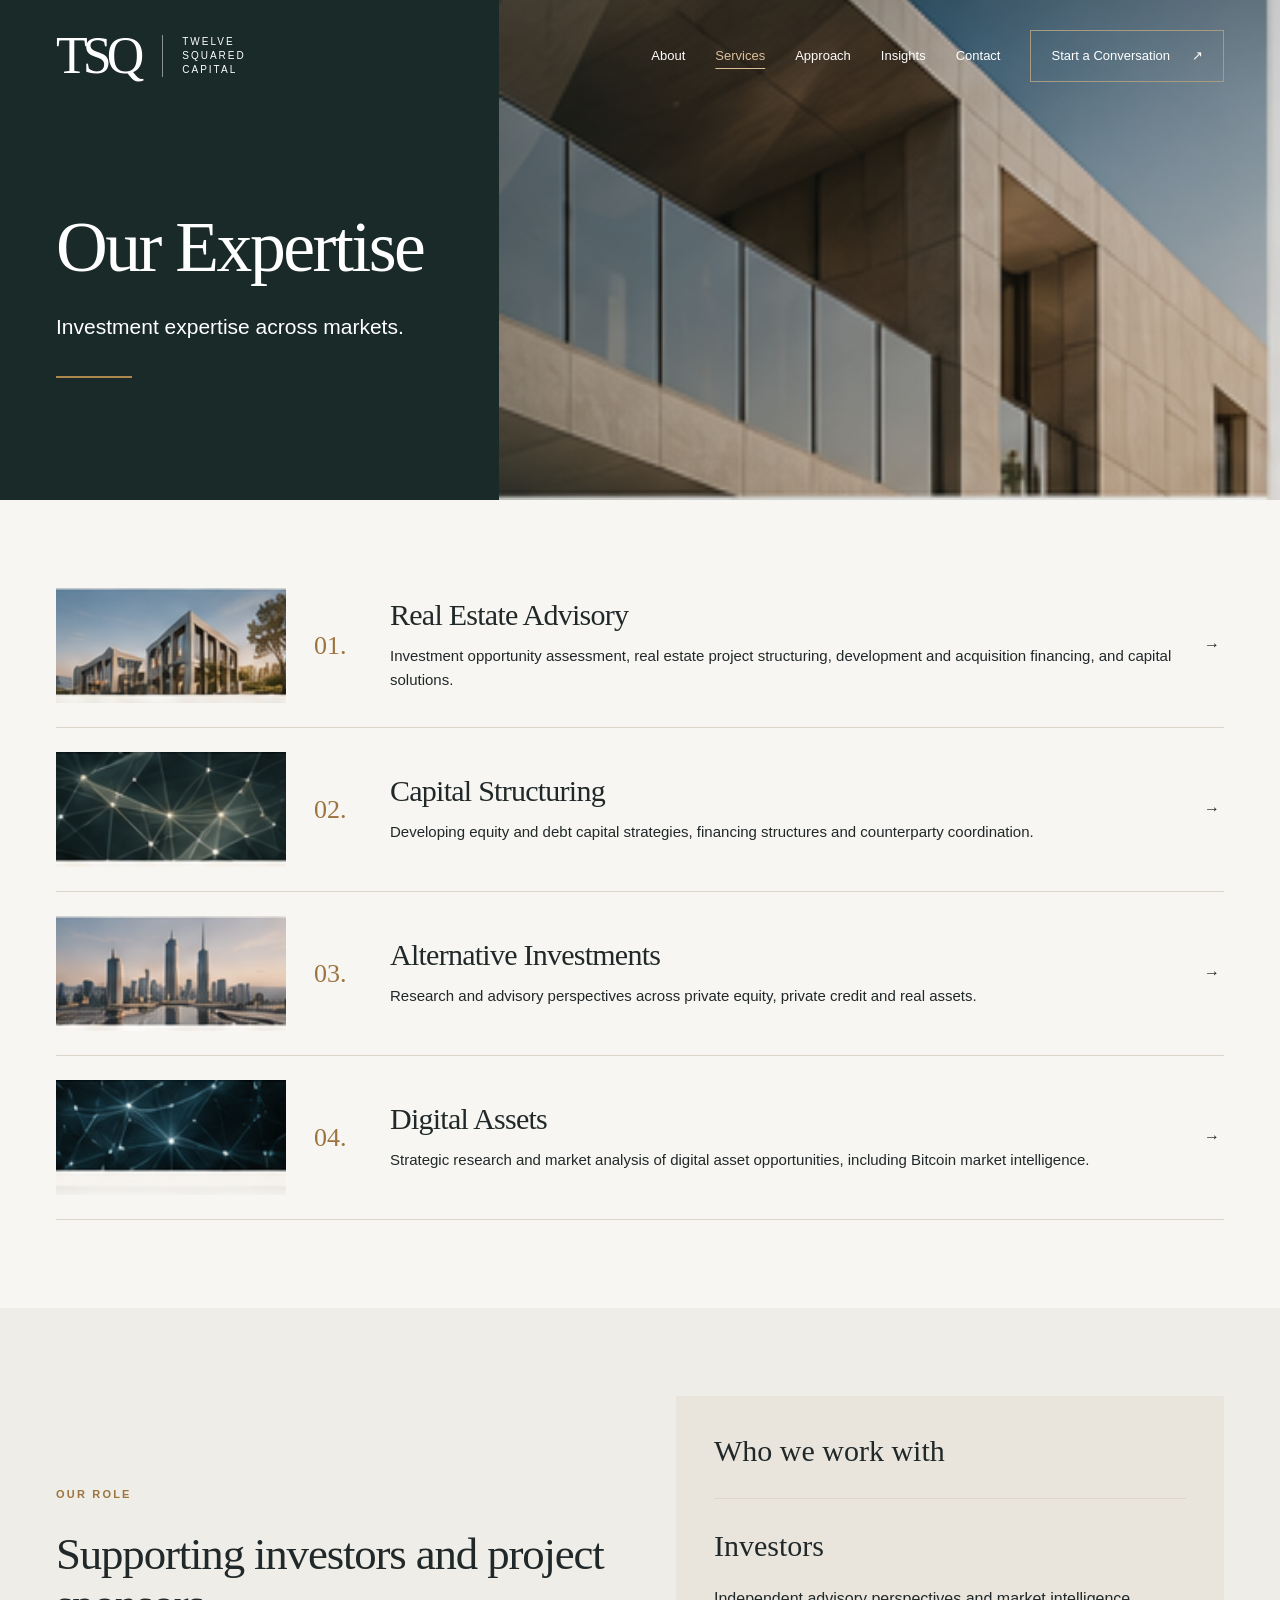
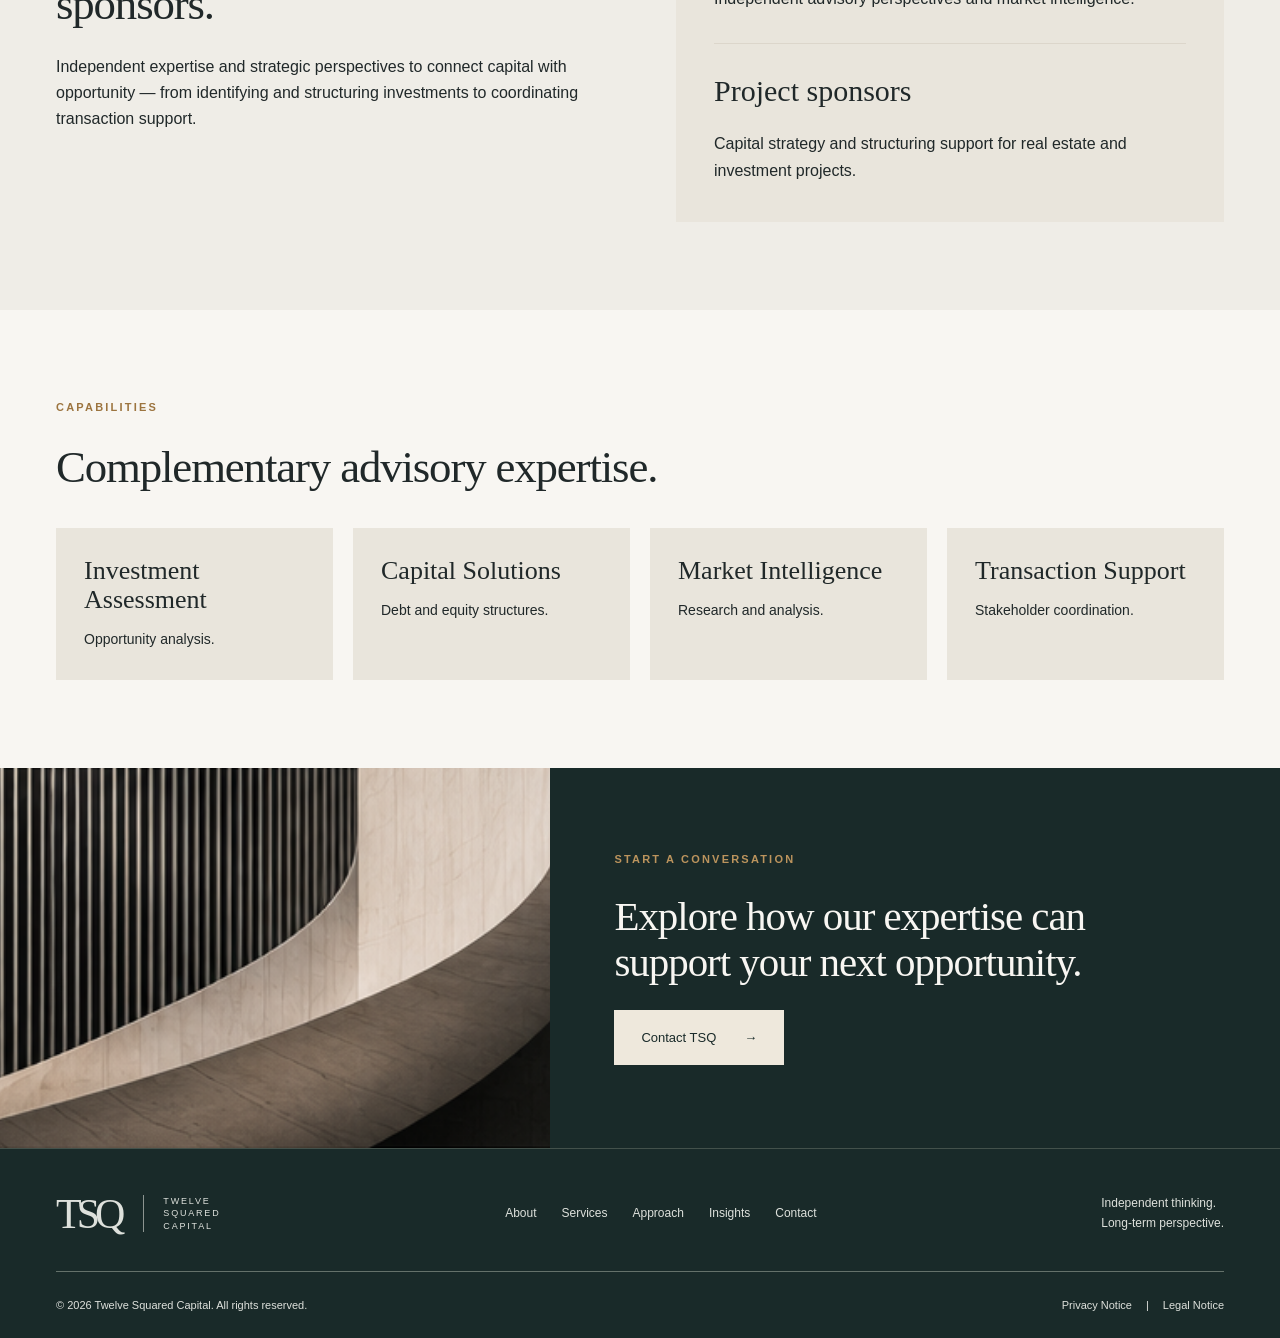
<file: services.html>
<!doctype html>
<html lang="en"><head><meta charset="utf-8"><meta name="viewport" content="width=device-width,initial-scale=1"><meta name="description" content="Investment expertise across markets."><meta name="theme-color" content="#192a29"><title>Our Expertise | TSQ Capital</title><link rel="icon" href="assets/favicon.svg" type="image/svg+xml"><link rel="stylesheet" href="styles.css"><script src="script.js" defer></script></head><body><a class="skip" href="#main">Skip to content</a><header class="site-header"><div class="container header-inner"><a class="brand" href="index.html" aria-label="TSQ Capital home"><span class="wordmark">TSQ</span><span class="brand-name">TWELVE<br>SQUARED<br>CAPITAL</span></a><button class="menu-toggle" aria-expanded="false" aria-controls="main-nav">Menu <span aria-hidden="true">☰</span></button><nav id="main-nav" aria-label="Main navigation"><a href="about.html">About</a><a href="services.html" aria-current="page">Services</a><a href="approach.html">Approach</a><a href="insights.html">Insights</a><a href="contact.html">Contact</a><a class="nav-cta" href="contact.html#enquiry">Start a Conversation <span aria-hidden="true">↗</span></a></nav></div></header><main id="main"><section class="hero "><div class="hero-image" style="background-image:url(assets/services.png)"></div><div class="container hero-content"><h1>Our Expertise</h1><p>Investment expertise across markets.</p><span class="bronze-rule"></span></div></section><section class="section container service-list"><a class="service" href="contact.html?subject=Real Estate Advisory#enquiry"><img class="" src="assets/real.png" alt="" loading="lazy"><span class="number">01.</span><div><h2>Real Estate Advisory</h2><p>Investment opportunity assessment, real estate project structuring, development and acquisition financing, and capital solutions.</p></div><span aria-hidden="true">→</span></a><a class="service" href="contact.html?subject=Capital Structuring#enquiry"><img class="" src="assets/network.png" alt="" loading="lazy"><span class="number">02.</span><div><h2>Capital Structuring</h2><p>Developing equity and debt capital strategies, financing structures and counterparty coordination.</p></div><span aria-hidden="true">→</span></a><a class="service" href="contact.html?subject=Alternative Investments#enquiry"><img class="" src="assets/skyline.png" alt="" loading="lazy"><span class="number">03.</span><div><h2>Alternative Investments</h2><p>Research and advisory perspectives across private equity, private credit and real assets.</p></div><span aria-hidden="true">→</span></a><a class="service" href="contact.html?subject=Digital Assets#enquiry"><img class="" src="assets/digital.png" alt="" loading="lazy"><span class="number">04.</span><div><h2>Digital Assets</h2><p>Strategic research and market analysis of digital asset opportunities, including Bitcoin market intelligence.</p></div><span aria-hidden="true">→</span></a></section><section class="section muted"><div class="container split"> <div><p class="eyebrow">Our role</p><h2>Supporting investors and project sponsors.</h2><p>Independent expertise and strategic perspectives to connect capital with opportunity — from identifying and structuring investments to coordinating transaction support.</p></div><div><div class="panel"><h3>Who we work with</h3><hr><h3>Investors</h3><p>Independent advisory perspectives and market intelligence.</p><hr><h3>Project sponsors</h3><p>Capital strategy and structuring support for real estate and investment projects.</p></div></div></div></section><section class="section container"><p class="eyebrow">Capabilities</p><h2>Complementary advisory expertise.</h2><p></p><div class="tiles"><div><h3>Investment Assessment</h3><p>Opportunity analysis.</p></div><div><h3>Capital Solutions</h3><p>Debt and equity structures.</p></div><div><h3>Market Intelligence</h3><p>Research and analysis.</p></div><div><h3>Transaction Support</h3><p>Stakeholder coordination.</p></div></div></section><section class="closing"><img class="" src="assets/curve.png" alt="" loading="lazy"><div><p class="eyebrow">Start a conversation</p><h2>Explore how our expertise can support your next opportunity.</h2><a class="button" href="contact.html#enquiry">Contact TSQ<span aria-hidden="true">→</span></a></div></section></main><footer><div class="container"><div class="footer-top"><a class="brand" href="index.html" aria-label="TSQ Capital home"><span class="wordmark">TSQ</span><span class="brand-name">TWELVE<br>SQUARED<br>CAPITAL</span></a><nav aria-label="Footer navigation"><a href="about.html">About</a><a href="services.html">Services</a><a href="approach.html">Approach</a><a href="insights.html">Insights</a><a href="contact.html">Contact</a></nav><p>Independent thinking.<br>Long-term perspective.</p></div><div class="footer-bottom"><p>© <span data-year>2026</span> Twelve Squared Capital. All rights reserved.</p><div><a href="privacy.html">Privacy Notice</a><span aria-hidden="true">|</span><a href="legal.html">Legal Notice</a></div></div></div></footer></body></html>
</file>
<file: styles.css>
:root{--ink:#202829;--deep:#192a29;--ivory:#f8f6f2;--cream:#e9e5dc;--bronze:#9c743f;--muted:#626865;--line:#dcd6cb;--max:1280px}*{box-sizing:border-box}html{scroll-behavior:smooth;scroll-padding-top:30px}body{margin:0;background:var(--ivory);color:var(--ink);font:16px/1.65 Arial,Helvetica,sans-serif}a{color:inherit;text-decoration:none}button,input,textarea,select{font:inherit}button,a,input,select,textarea{-webkit-tap-highlight-color:transparent}a:focus-visible,button:focus-visible,input:focus-visible,select:focus-visible,textarea:focus-visible{outline:3px solid #b68b50;outline-offset:5px}h1,h2,h3,blockquote{font-family:Georgia,'Times New Roman',serif;font-weight:400;line-height:1.12;margin:0 0 24px}h1{font-size:clamp(46px,5.6vw,80px);letter-spacing:-.035em}h2{font-size:clamp(32px,3.5vw,50px);letter-spacing:-.025em}h3{font-size:28px}p{margin:0 0 20px}p:last-child{margin-bottom:0}img{display:block;width:100%;height:auto;object-fit:cover}hr{border:0;border-top:1px solid var(--line);margin:30px 0}.container{width:min(var(--max),calc(100% - 112px));margin:auto}.section{padding:88px 0}.split{display:grid;grid-template-columns:1fr 1fr;gap:72px;align-items:center}.split>div{min-width:0}.split img{aspect-ratio:1.65}.eyebrow{text-transform:uppercase;letter-spacing:.2em;font-size:11px;font-weight:600;color:var(--bronze);margin-bottom:26px}.site-header{position:absolute;top:0;width:100%;z-index:5;color:white}.header-inner{display:flex;justify-content:space-between;align-items:center;gap:30px;min-height:112px}.brand{display:inline-flex;align-items:center;flex-shrink:0;color:inherit}.wordmark{font:52px/1 Georgia,serif;letter-spacing:-5px;padding-right:23px}.brand-name{font-size:10px;letter-spacing:.2em;line-height:1.4;border-left:1px solid #8c9490;padding-left:19px}nav{display:flex;align-items:center;gap:30px;font-size:13px}nav a{transition:color .2s}nav a:hover,nav a[aria-current]{color:#dcc09a}nav a[aria-current]{text-decoration:underline;text-underline-offset:8px}.nav-cta{padding:14px 20px;border:1px solid #a79b82;display:flex;gap:22px}.nav-cta:hover{background:var(--ivory);color:var(--deep)}.menu-toggle{display:none}.hero{position:relative;background:var(--deep);color:white;min-height:500px;display:flex;align-items:center;padding:160px 0 75px;isolation:isolate;overflow:hidden}.hero-image{position:absolute;inset:0 0 0 39%;background-size:cover;background-position:center;z-index:-2}.hero-image:after{content:'';position:absolute;inset:0;background:linear-gradient(90deg,rgba(25,42,41,.25),rgba(25,42,41,.08))}.hero-content{position:relative}.hero h1{max-width:660px}.hero p{max-width:610px;font-size:21px;line-height:1.55}.hero-home{min-height:735px;padding-top:145px}.hero-home .hero-image{left:39%;background-position:center}.hero-home h1{font-size:clamp(58px,6.3vw,90px);line-height:1.03;max-width:600px}.hero-home .hero-content>p{max-width:540px}.hero .hero-caption{font-size:10px;letter-spacing:.16em;text-transform:uppercase;margin-top:36px}.bronze-rule{display:block;width:76px;height:2px;background:#ad8650;margin-top:32px}.button{display:inline-flex;gap:28px;justify-content:space-between;align-items:center;background:#eee8dc;color:var(--deep);padding:16px 26px;font-size:13px;border:1px solid transparent;cursor:pointer;transition:background .2s,color .2s}.button:hover{background:#d5c6ae}.text-link{display:inline-flex;gap:24px;text-decoration:underline;text-underline-offset:5px;margin-top:12px;font-size:14px}.text-link:hover{color:var(--bronze)}.dark{background:var(--deep);color:var(--ivory)}.dark .eyebrow,.closing .eyebrow{color:#bc945d}.muted{background:#efede7}.panel{background:var(--cream);padding:38px}.panel h3{font-size:30px}.panel blockquote{font-size:34px;margin:0}.principles{display:grid;grid-template-columns:repeat(3,1fr);gap:25px}.principles h3{font-size:26px;margin:10px 0 16px}.principles p{font-size:14px;color:#dedfda}.symbol{color:#bc945d;font-size:22px}.closing{display:grid;grid-template-columns:43% 57%;background:var(--deep);color:var(--ivory)}.closing>img{height:100%;min-height:380px}.closing>div{padding:64px min(7vw,100px) 64px 64px;align-self:center}.closing h2{font-size:clamp(30px,3.2vw,44px)}footer{background:var(--deep);color:#dee1dc;border-top:1px solid #43514b;padding:44px 0 24px}.footer-top{display:flex;align-items:center;justify-content:space-between;gap:35px;padding-bottom:36px}.footer-top .wordmark{font-size:42px}.footer-top .brand-name{font-size:9px}.footer-top>p{font-size:12px}.footer-top nav{gap:25px;font-size:12px}.footer-bottom{border-top:1px solid #64716a;padding-top:24px;display:flex;justify-content:space-between;gap:24px;font-size:11px}.footer-bottom p{margin:0}.footer-bottom>div{display:flex;gap:14px}.checks{padding:0;list-style:none;margin:24px 0 0}.checks li{position:relative;padding-left:26px;margin:18px 0}.checks li:before{content:'✓';position:absolute;left:0;color:var(--bronze)}blockquote{font-size:36px;font-style:italic;line-height:1.25}.tiles{display:grid;grid-template-columns:repeat(4,1fr);gap:20px;margin-top:36px}.tiles>div{background:var(--cream);padding:28px}.tiles h3{font-size:26px;margin-bottom:14px}.tiles p{font-size:14px}.service{display:grid;grid-template-columns:230px 48px 1fr 20px;gap:28px;align-items:center;padding:24px 0;border-bottom:1px solid var(--line)}.service:first-child{padding-top:0}.service img{aspect-ratio:2}.service h2{font-size:30px;margin-bottom:12px}.service p{font-size:15px}.number{color:var(--bronze);font:26px Georgia,serif}.service:hover h2{color:var(--bronze)}.timeline{list-style:none;counter-reset:stages;padding:0;margin:0}.timeline li{counter-increment:stages;position:relative;padding:0 0 30px 72px;border-left:1px solid var(--line);margin-left:24px}.timeline li:last-child{padding-bottom:0;border-color:transparent}.timeline li:before{content:'0'counter(stages);position:absolute;left:-24px;top:0;border:1px solid var(--bronze);border-radius:50%;width:46px;height:46px;display:grid;place-items:center;background:var(--ivory);color:var(--bronze);font:18px Georgia,serif}.timeline h3{margin-bottom:12px}.timeline p{font-size:15px}.cards{display:grid;grid-template-columns:repeat(3,1fr);gap:28px;margin-top:40px}.cards article{background:var(--cream);display:flex;flex-direction:column}.cards img{aspect-ratio:1.6}.cards article>div{padding:30px;flex:1;display:flex;flex-direction:column}.cards h3{font-size:30px}.cards .eyebrow{font-size:10px;margin-bottom:22px}.cards .text-link{margin-top:auto;padding-top:16px}.form-heading{font-size:32px}.form-grid{display:grid;grid-template-columns:1fr 1fr;gap:18px}label{display:block;font-size:13px;margin-bottom:20px}label>span:not(.optional){color:var(--bronze)}.optional{color:var(--muted);font-size:11px}input:not([type=checkbox]),textarea,select{display:block;width:100%;border:1px solid #c9c2b6;background:transparent;border-radius:0;padding:12px;color:var(--ink);margin-top:8px;min-height:48px}textarea{resize:vertical}.consent{display:flex;gap:10px;align-items:flex-start}.consent input{margin-top:4px;width:16px;height:16px;accent-color:var(--deep)}.consent>span{color:var(--ink)!important}.consent a{text-decoration:underline}.form-note{font-size:13px;color:var(--muted);margin-bottom:24px}.solid{background:var(--deep);color:white}.solid:hover{background:#354b47}#form-status{margin-top:18px;font-size:14px}.legal{max-width:850px;min-height:350px}.skip{position:fixed;left:16px;top:-100px;z-index:30;background:var(--ivory);color:var(--ink);padding:12px}.skip:focus{top:16px}
@media(min-width:1600px){.hero-image{left:43%}.hero-home .hero-image{left:43%}}
@media(max-width:1100px){.container{width:calc(100% - 64px)}nav{gap:20px}.nav-cta{padding:12px}.split{gap:40px}.header-inner{gap:20px}.wordmark{font-size:44px}.brand-name{font-size:9px}.principles{gap:15px}.principles h3{font-size:22px}.service{grid-template-columns:180px 36px 1fr 16px;gap:20px}.footer-top{flex-wrap:wrap}.closing>div{padding:45px}.tiles>div{padding:22px}}
@media(max-width:800px){.container{width:calc(100% - 48px)}.header-inner{min-height:92px}.menu-toggle{display:flex;gap:14px;border:1px solid #8d9a91;background:transparent;color:white;padding:9px 12px;cursor:pointer;font-size:13px}.site-header nav{display:none;position:absolute;top:83px;left:24px;right:24px;background:var(--deep);padding:24px;border:1px solid #607067;flex-direction:column;align-items:stretch;gap:0}.site-header nav.open{display:flex}.site-header nav>a{padding:13px 10px}.site-header .nav-cta{margin-top:10px;justify-content:space-between}.hero{min-height:480px;padding:150px 0 65px}.hero-image{left:30%;opacity:.5}.hero-image:after{background:linear-gradient(90deg,var(--deep),transparent)}.hero h1{max-width:600px}.hero p{font-size:19px;max-width:490px}.hero-home{min-height:690px}.hero-home .hero-image{left:25%;opacity:.6}.hero-home h1{font-size:72px}.hero-home .hero-content>p{max-width:430px}.section{padding:64px 0}.split{gap:36px;grid-template-columns:1fr}.split img{max-height:420px}.principles{gap:28px}.principles h3{font-size:26px}.panel{padding:30px}.tiles{grid-template-columns:repeat(2,1fr)}.closing{grid-template-columns:40% 60%}.closing>div{padding:40px 28px}.closing>img{min-height:350px}.footer-top nav{flex-wrap:wrap}.footer-top>p{display:none}.cards{gap:16px}.cards article>div{padding:20px}.cards h3{font-size:25px}.cards .eyebrow{font-size:9px}.service{grid-template-columns:150px 30px 1fr 14px;gap:15px}.service h2{font-size:26px}.service p{font-size:14px}}
@media(max-width:540px){.hero-home{min-height:735px}.hero-home h1{font-size:64px}.hero-home .hero-content>p{font-size:18px;max-width:310px}.hero h1{font-size:48px}.hero-image,.hero-home .hero-image{left:0;opacity:.38}.hero-image:after{background:linear-gradient(90deg,rgba(25,42,41,.75),rgba(25,42,41,.1))}.hero .hero-caption{font-size:9px;max-width:290px}.hero-home .hero-content h1{font-size:65px}.section{padding:54px 0}.principles{grid-template-columns:1fr;gap:24px}.principles>div{border-top:1px solid #4d5a52;padding-top:20px}.principles p{max-width:260px}.principles h3{margin-top:0}.symbol{float:right}.closing{grid-template-columns:1fr}.closing>img{height:220px;min-height:0;object-position:center 60%}.closing>div{padding:40px 24px 48px}.closing h2{font-size:34px}.footer-top{display:block}.footer-top nav{margin-top:32px;gap:18px}.footer-bottom{display:block;font-size:10px}.footer-bottom>div{margin-top:16px}.tiles{gap:12px}.tiles>div{padding:20px}.tiles h3{font-size:23px}.cards{grid-template-columns:1fr;gap:28px}.cards article>div{padding:26px}.cards h3{font-size:30px}.service{grid-template-columns:38px 1fr 18px;gap:12px;padding:26px 0}.service img{grid-column:1/-1;aspect-ratio:2.2;margin-bottom:10px}.service h2{font-size:27px}.service .number{align-self:start;padding-top:5px}.service-list{padding-top:45px}.timeline li{padding-left:45px}.panel blockquote,blockquote{font-size:30px}.form-grid{grid-template-columns:1fr;gap:0}.brand-name{font-size:9px}.wordmark{font-size:43px}h2{font-size:36px}}
@media(prefers-reduced-motion:reduce){html{scroll-behavior:auto}*{transition:none!important}}
/* Reference photographs include a narrow mockup header at their top edge.
   Position that edge outside the visible hero rather than displaying duplicate navigation. */
.hero-image{top:-150px;background-position:center bottom}
.hero-home .hero-image{background-position:center bottom}
.hero-home .hero-content>.hero-caption{font-size:10px;line-height:1.6;letter-spacing:.16em;max-width:none}
.symbol{font-variant-emoji:text}
@media(max-width:540px){.hero-home .hero-content>.hero-caption{font-size:9px;max-width:300px}.hero-image{top:-180px}}
</file>
